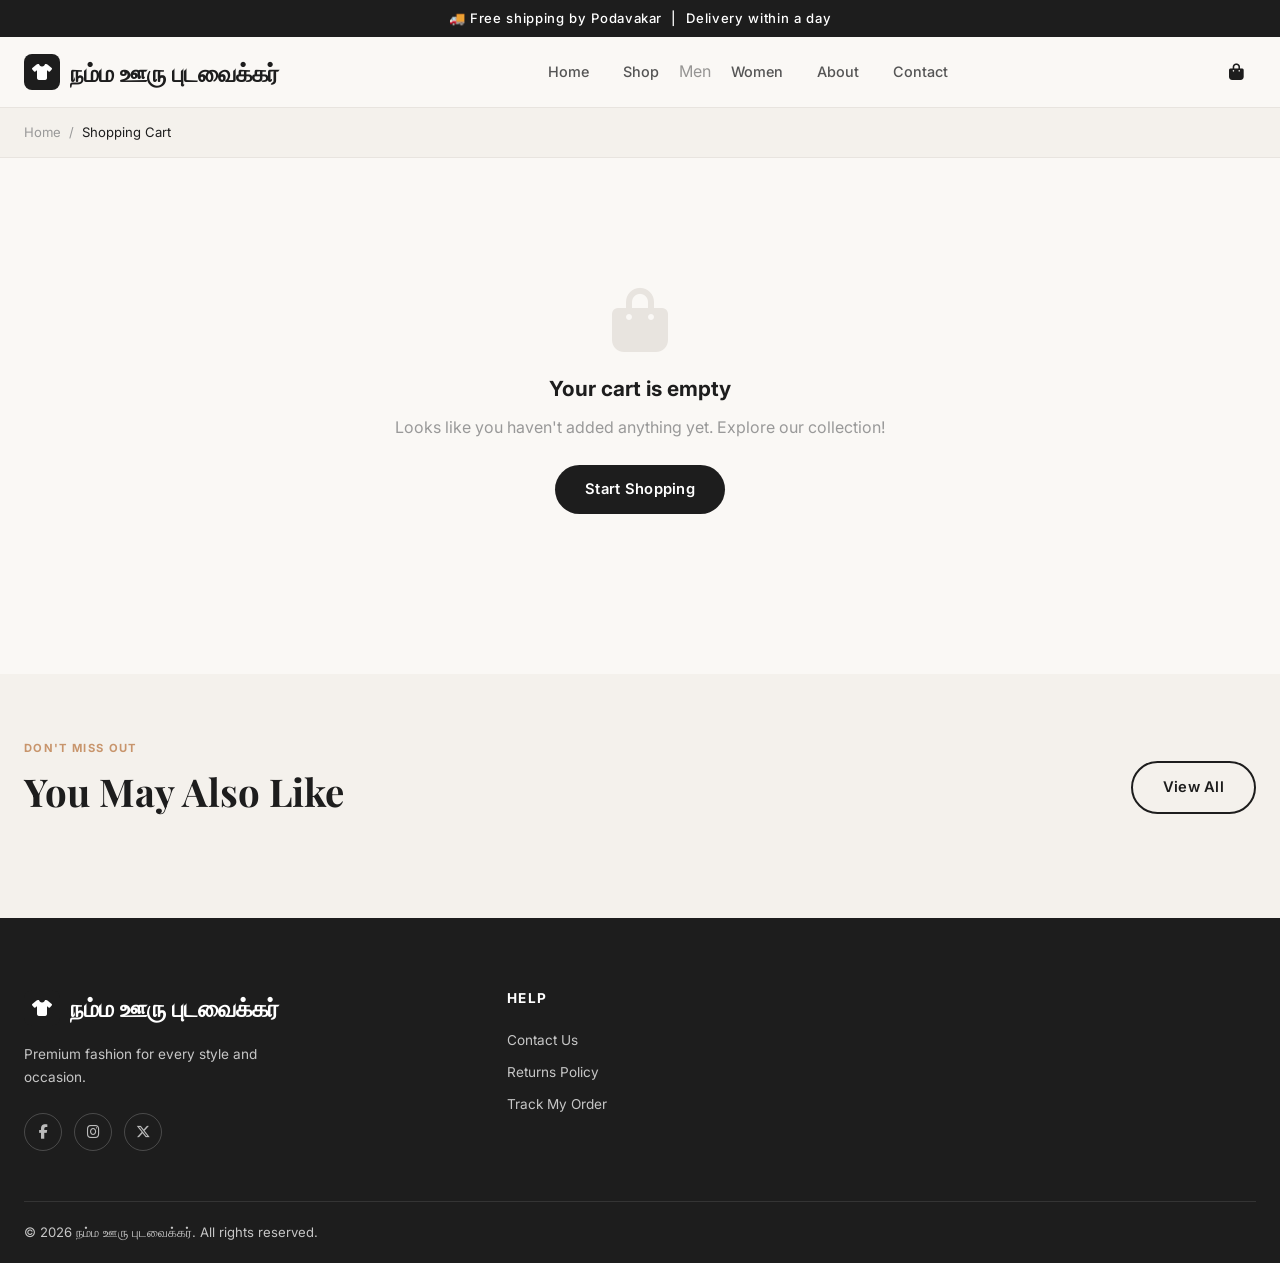
<file: cart.html>
<!DOCTYPE html>
<html lang="en">
<head>
  <meta charset="UTF-8">
  <meta name="viewport" content="width=device-width, initial-scale=1.0">
  <meta name="description" content="Your shopping cart at நம்ம ஊரு புடவைக்கர்.">
  <title>Cart — நம்ம ஊரு புடவைக்கர்</title>
  <link rel="preconnect" href="https://fonts.googleapis.com">
  <link rel="preconnect" href="https://fonts.gstatic.com" crossorigin>
  <link href="https://fonts.googleapis.com/css2?family=Inter:wght@400;500;600;700;800&family=Playfair+Display:wght@400;700;800&display=swap" rel="stylesheet">
  <link rel="stylesheet" href="https://cdnjs.cloudflare.com/ajax/libs/font-awesome/6.5.0/css/all.min.css">
  <link rel="stylesheet" href="css/style.css">
</head>
<body>

<div class="announcement-bar">🚚 Free shipping by Podavakar &nbsp;|&nbsp; Delivery within a day</div>

<header class="site-header" id="siteHeader">
  <div class="container">
    <div class="header-inner">
      <a href="index.html" class="logo"><div class="logo-icon"><i class="fa-solid fa-shirt"></i></div>நம்ம ஊரு புடவைக்கர்</a>
      <nav class="main-nav" id="mainNav">
        <a href="index.html">Home</a>
        <a href="shop.html">Shop</a>
        <span style="pointer-events:none;opacity:0.45;cursor:default;">Men</span>
        <a href="shop.html?cat=women">Women</a>
        <a href="about.html">About</a>
        <a href="contact.html">Contact</a>
      </nav>
      <div class="header-actions">
        <a href="cart.html" class="icon-btn" style="position:relative;">
          <i class="fa-solid fa-bag-shopping"></i>
          <span class="cart-badge" style="display:none;">0</span>
        </a>
        <div class="menu-toggle" id="menuToggle"><span></span><span></span><span></span></div>
      </div>
    </div>
  </div>
</header>

<div style="background:var(--bg-section);padding:14px 0;border-bottom:1px solid var(--border);">
  <div class="container">
    <nav style="display:flex;gap:8px;font-size:.82rem;color:var(--text-muted);">
      <a href="index.html" style="color:var(--text-muted);">Home</a><span>/</span><span style="color:var(--text-dark);">Shopping Cart</span>
    </nav>
  </div>
</div>

<!-- Cart Section -->
<section class="cart-section">
  <div class="container">
    <!-- Empty State -->
    <div id="cartEmpty" class="cart-empty" style="display:none;">
      <i class="fa-solid fa-bag-shopping"></i>
      <h3>Your cart is empty</h3>
      <p>Looks like you haven't added anything yet. Explore our collection!</p>
      <a href="shop.html" class="btn btn-primary">Start Shopping</a>
    </div>

    <!-- Cart Content -->
    <div id="cartContent" style="display:none;">
      <div class="cart-layout">

        <!-- Items -->
        <div class="cart-items-col">
          <div class="cart-header">
            <h2>Shopping Cart <span id="cartItemCount" style="color:var(--text-muted);font-size:1rem;font-weight:400;"></span></h2>
            <button onclick="Cart.clear(); renderCartPage();" style="background:none;border:none;cursor:pointer;font-size:.85rem;color:var(--secondary);font-weight:600;"><i class="fa-solid fa-trash"></i> Clear Cart</button>
          </div>
          <div id="cartItemsList"></div>
        </div>

        <!-- Summary -->
        <div class="cart-summary">
          <h3>Order Summary</h3>
          <div class="summary-row"><span>Subtotal</span><span id="summarySubtotal">₹0</span></div>
          <div class="summary-row"><span>Shipping</span><span id="summaryShipping">₹0</span></div>
          <div class="summary-row"><span>GST (18%)</span><span id="summaryTax">₹0</span></div>
          <div class="summary-row total"><span>Total</span><span id="summaryTotal">₹0</span></div>

          <div class="coupon-field">
            <input type="text" id="couponInput" placeholder="Coupon code" autocomplete="off">
            <button class="btn btn-outline btn-sm" onclick="applyCoupon()">Apply</button>
          </div>
          <div id="couponMsg" style="font-size:.8rem;margin-top:-10px;margin-bottom:12px;"></div>

          <a href="checkout.html" class="btn btn-primary btn-block btn-lg" style="margin-top:10px;">
            Proceed to Checkout <i class="fa-solid fa-arrow-right"></i>
          </a>
          <a href="shop.html" class="btn btn-outline btn-block" style="margin-top:10px;">
            <i class="fa-solid fa-arrow-left"></i> Continue Shopping
          </a>

          <div style="margin-top:24px;padding-top:20px;border-top:1px solid var(--border);">
            <div style="font-size:.78rem;color:var(--text-muted);text-align:center;margin-bottom:12px;">We accept</div>
            <div style="display:flex;gap:8px;justify-content:center;flex-wrap:wrap;">
              <span class="payment-icon" style="background:var(--bg-section);color:var(--text-dark);font-size:.7rem;">VISA</span>
              <span class="payment-icon" style="background:var(--bg-section);color:var(--text-dark);font-size:.7rem;">MC</span>
              <span class="payment-icon" style="background:var(--bg-section);color:var(--text-dark);font-size:.7rem;">AMEX</span>
              <span class="payment-icon" style="background:var(--bg-section);color:var(--text-dark);font-size:.7rem;">PayPal</span>
              <span class="payment-icon" style="background:var(--bg-section);color:var(--text-dark);font-size:.7rem;">Apple Pay</span>
            </div>
          </div>

          <div style="margin-top:20px;display:flex;align-items:center;gap:8px;font-size:.78rem;color:var(--success);justify-content:center;">
            <i class="fa-solid fa-lock"></i> Secure SSL encrypted checkout
          </div>
        </div>
      </div>
    </div>
  </div>
</section>

<!-- You May Also Like -->
<section class="products-section" style="background:var(--bg-section);padding:60px 0;">
  <div class="container">
    <div class="section-header">
      <div>
        <span class="tag">Don't Miss Out</span>
        <h2 class="section-title">You May Also Like</h2>
      </div>
      <a href="shop.html" class="btn btn-outline">View All</a>
    </div>
    <div class="products-grid" id="suggestedGrid"></div>
  </div>
</section>

<footer class="site-footer">
  <div class="container">
    <div class="footer-grid">
      <div class="footer-brand">
        <a href="index.html" class="logo"><div class="logo-icon"><i class="fa-solid fa-shirt"></i></div>நம்ம ஊரு புடவைக்கர்</a>
        <p class="footer-desc">Premium fashion for every style and occasion.</p>
        <div class="footer-social">
          <a class="social-btn" href="#"><i class="fa-brands fa-facebook-f"></i></a>
          <a class="social-btn" href="#"><i class="fa-brands fa-instagram"></i></a>
          <a class="social-btn" href="#"><i class="fa-brands fa-x-twitter"></i></a>
        </div>
      </div>
      <div class="footer-col"><h4>Help</h4>
        <div class="footer-links">
          <a href="contact.html">Contact Us</a>
          <a href="#">Returns Policy</a>
          <a href="#">Track My Order</a>
        </div>
      </div>
    </div>
    <div class="footer-bottom"><span>© 2026 நம்ம ஊரு புடவைக்கர். All rights reserved.</span></div>
  </div>
</footer>

<script src="js/config.js"></script>
<script src="js/data.js"></script>
<script src="js/cart.js"></script>
<script>
  const VALID_COUPONS = { STYLE15: 15, SAVE10: 10, WELCOME20: 20 };
  let appliedDiscount = 0;

  function renderCartPage() {
    const items = Cart.getAll();
    const empty = document.getElementById("cartEmpty");
    const content = document.getElementById("cartContent");

    if (items.length === 0) {
      empty.style.display = "block";
      content.style.display = "none";
      return;
    }
    empty.style.display = "none";
    content.style.display = "block";

    document.getElementById("cartItemCount").textContent = `(${Cart.getCount()} item${Cart.getCount() !== 1 ? "s" : ""})`;

    document.getElementById("cartItemsList").innerHTML = items.map(item => `
      <div class="cart-item" id="item-${item.key.replace(/[^a-z0-9]/gi,'_')}">
        <div class="cart-item-img">
          <a href="product.html?id=${item.id}">
            <img src="${item.image}" alt="${item.name}" loading="lazy">
          </a>
        </div>
        <div class="cart-item-info">
          <div class="cart-item-name"><a href="product.html?id=${item.id}">${item.name}</a></div>
          <div class="cart-item-meta">Size: ${item.size} &nbsp;·&nbsp; Category: ${item.category}</div>
          <div class="cart-item-price">${formatPrice(item.price)}</div>
          <div style="display:flex;align-items:center;gap:14px;margin-top:10px;">
            <div class="quantity-control">
              <button class="qty-btn" onclick="changeQty('${item.key}', ${item.qty - 1})">−</button>
              <input class="qty-input" type="number" value="${item.qty}" min="1" max="10"
                onchange="changeQty('${item.key}', parseInt(this.value))" style="width:50px;border-bottom:none;border-top:none;">
              <button class="qty-btn" onclick="changeQty('${item.key}', ${item.qty + 1})">+</button>
            </div>
            <button class="remove-btn" onclick="Cart.remove('${item.key}'); renderCartPage();">
              <i class="fa-solid fa-trash-can"></i> Remove
            </button>
          </div>
        </div>
        <div class="cart-item-right">
          <div class="cart-item-total">${formatPrice(item.price * item.qty)}</div>
        </div>
      </div>
    `).join("");

    updateSummary();
    renderSuggested();
  }

  function changeQty(key, qty) {
    Cart.updateQty(key, qty);
    renderCartPage();
  }

  function updateSummary() {
    const sub = Cart.getSubtotal();
    const disc = sub * (appliedDiscount / 100);
    const discSub = sub - disc;
    const ship = Cart.getShipping(discSub);
    const tax = Cart.getTax(discSub);
    const total = discSub + ship + tax;

    document.getElementById("summarySubtotal").textContent = formatPrice(sub);
    document.getElementById("summaryShipping").textContent = ship === 0 ? "FREE" : formatPrice(ship);
    document.getElementById("summaryTax").textContent = formatPrice(tax);
    document.getElementById("summaryTotal").textContent = formatPrice(total);
  }

  function applyCoupon() {
    const code = document.getElementById("couponInput").value.trim().toUpperCase();
    const msg = document.getElementById("couponMsg");
    if (VALID_COUPONS[code]) {
      appliedDiscount = VALID_COUPONS[code];
      msg.style.color = "var(--success)";
      msg.textContent = `✓ Coupon applied! ${appliedDiscount}% off`;
      updateSummary();
    } else {
      msg.style.color = "var(--danger)";
      msg.textContent = "✗ Invalid coupon code";
    }
  }

  function renderSuggested() {
    const suggested = PRODUCTS.sort(() => Math.random() - 0.5).slice(0, 4);
    document.getElementById("suggestedGrid").innerHTML = suggested.map(p => renderProductCard(p)).join("");
  }

  document.addEventListener("DOMContentLoaded", () => {
    renderCartPage();
    // Listen to cart changes
    const origSave = Cart.updateBadge;
    Cart.updateBadge = function() {
      origSave.call(this);
      updateSummary();
    };
  });
</script>
</body>
</html>
</file>
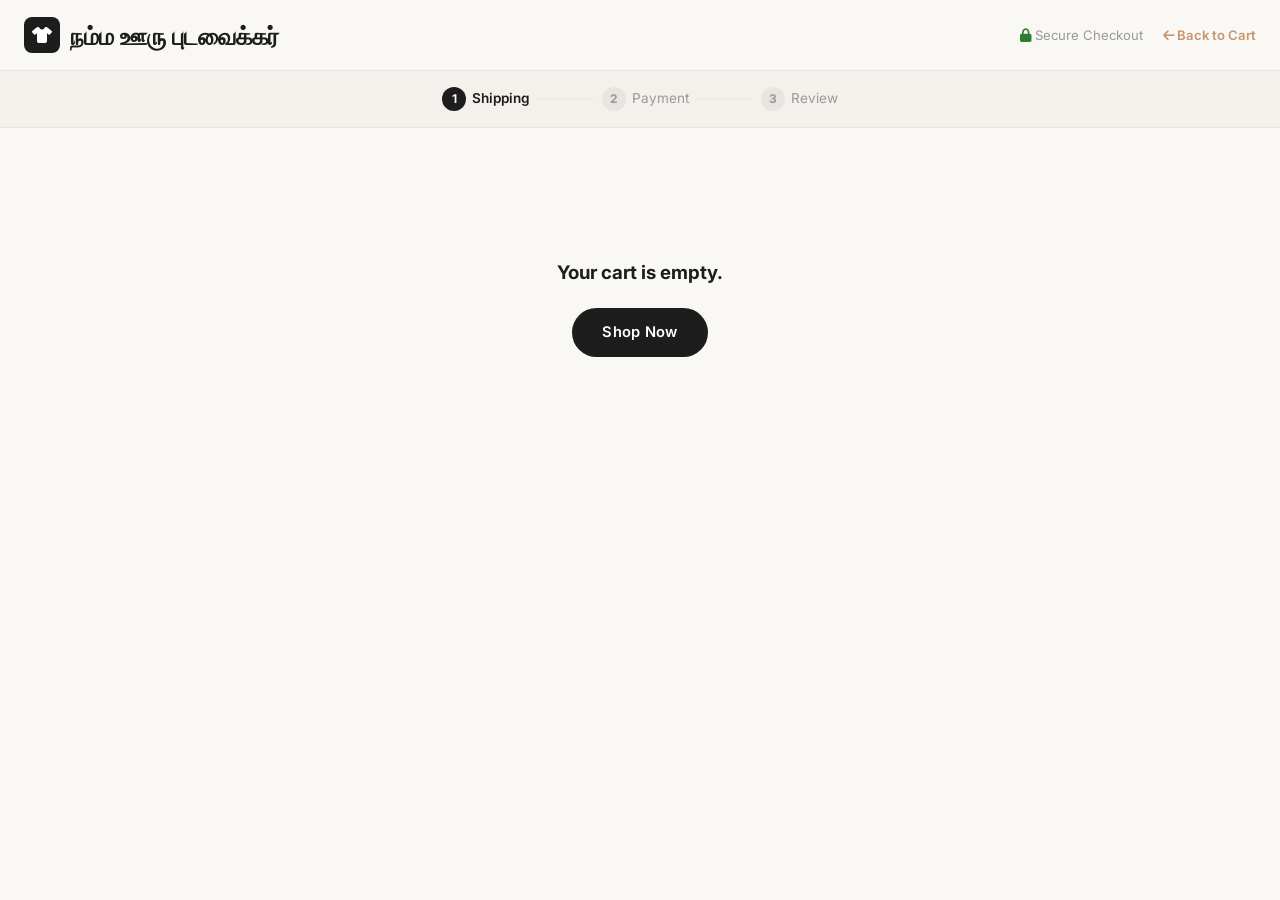
<file: checkout.html>
<!DOCTYPE html>
<html lang="en">
<head>
  <meta charset="UTF-8">
  <meta name="viewport" content="width=device-width, initial-scale=1.0">
  <meta name="description" content="Secure checkout at நம்ம ஊரு புடவைக்கர்.">
  <title>Checkout — நம்ம ஊரு புடவைக்கர்</title>
  <link rel="preconnect" href="https://fonts.googleapis.com">
  <link rel="preconnect" href="https://fonts.gstatic.com" crossorigin>
  <link href="https://fonts.googleapis.com/css2?family=Inter:wght@400;500;600;700;800&family=Playfair+Display:wght@400;700;800&display=swap" rel="stylesheet">
  <link rel="stylesheet" href="https://cdnjs.cloudflare.com/ajax/libs/font-awesome/6.5.0/css/all.min.css">
  <link rel="stylesheet" href="css/style.css">
</head>
<body>

<header class="site-header" id="siteHeader" style="position:static;border-bottom:1px solid var(--border);">
  <div class="container">
    <div class="header-inner">
      <a href="index.html" class="logo"><div class="logo-icon"><i class="fa-solid fa-shirt"></i></div>நம்ம ஊரு புடவைக்கர்</a>
      <div style="display:flex;align-items:center;gap:20px;font-size:.82rem;color:var(--text-muted);">
        <span><i class="fa-solid fa-lock" style="color:var(--success);"></i> Secure Checkout</span>
        <a href="cart.html" style="color:var(--secondary);font-weight:600;"><i class="fa-solid fa-arrow-left"></i> Back to Cart</a>
      </div>
    </div>
  </div>
</header>

<!-- Checkout Steps -->
<div style="background:var(--bg-section);padding:16px 0;border-bottom:1px solid var(--border);">
  <div class="container">
    <div style="display:flex;align-items:center;justify-content:center;gap:8px;font-size:.85rem;">
      <span style="display:flex;align-items:center;gap:6px;font-weight:600;color:var(--primary);" id="step1Indicator">
        <span style="width:24px;height:24px;background:var(--primary);color:white;border-radius:50%;display:flex;align-items:center;justify-content:center;font-size:.75rem;font-weight:700;">1</span>
        Shipping
      </span>
      <span style="color:var(--border);">————</span>
      <span style="display:flex;align-items:center;gap:6px;color:var(--text-muted);" id="step2Indicator">
        <span style="width:24px;height:24px;background:var(--border);color:var(--text-muted);border-radius:50%;display:flex;align-items:center;justify-content:center;font-size:.75rem;font-weight:700;" id="step2Circle">2</span>
        Payment
      </span>
      <span style="color:var(--border);">————</span>
      <span style="display:flex;align-items:center;gap:6px;color:var(--text-muted);" id="step3Indicator">
        <span style="width:24px;height:24px;background:var(--border);color:var(--text-muted);border-radius:50%;display:flex;align-items:center;justify-content:center;font-size:.75rem;font-weight:700;" id="step3Circle">3</span>
        Review
      </span>
    </div>
  </div>
</div>

<!-- Checkout Body -->
<section class="checkout-section">
  <div class="container">

    <!-- Success Page (hidden) -->
    <div id="successPage" style="display:none;" class="success-page">
      <div class="success-icon"><i class="fa-solid fa-circle-check"></i></div>
      <h2 style="font-family:var(--font-heading);font-size:2rem;font-weight:700;margin-bottom:12px;">Order Confirmed!</h2>
      <p style="color:var(--text-muted);max-width:480px;margin:0 auto 8px;">Thank you for your purchase! Your order <strong id="orderNumber">#SH-00001</strong> has been placed successfully.</p>
      <p style="color:var(--text-muted);margin-bottom:32px;">A confirmation email will be sent to your inbox shortly.</p>
      <div style="display:flex;gap:14px;justify-content:center;flex-wrap:wrap;">
        <a href="shop.html" class="btn btn-primary btn-lg">Continue Shopping</a>
        <a href="index.html" class="btn btn-outline btn-lg">Back to Home</a>
      </div>
    </div>

    <!-- Checkout Form -->
    <div id="checkoutForm">
      <div class="checkout-layout">

        <!-- Form -->
        <div class="checkout-form">
          <!-- Step 1: Shipping -->
          <div id="shippingStep">
            <h2><i class="fa-solid fa-truck" style="color:var(--secondary);margin-right:8px;"></i>Shipping Information</h2>
            <div class="form-grid">
              <div class="form-group">
                <label>First Name *</label>
                <input type="text" id="firstName" placeholder="John" required autocomplete="given-name">
              </div>
              <div class="form-group">
                <label>Last Name *</label>
                <input type="text" id="lastName" placeholder="Doe" required autocomplete="family-name">
              </div>
              <div class="form-group full">
                <label>Email Address <span style="font-size:.75rem;color:var(--text-muted);">(optional)</span></label>
                <input type="email" id="email" placeholder="you@example.com" autocomplete="email">
              </div>
              <div class="form-group full">
                <label>Phone Number *</label>
                <div style="display:flex;align-items:stretch;">
                  <span style="display:flex;align-items:center;padding:0 14px;background:var(--bg-section);border:1.5px solid var(--border);border-right:none;border-radius:var(--radius) 0 0 var(--radius);font-weight:700;font-size:.9rem;white-space:nowrap;">+91</span>
                  <input type="tel" id="phone" placeholder="10-digit mobile number" maxlength="10" pattern="[0-9]{10}" style="border-radius:0 var(--radius) var(--radius) 0;flex:1;" autocomplete="tel-national">
                </div>
              </div>
              <div class="form-group full">
                <label>Street Address *</label>
                <input type="text" id="address" placeholder="123 Main Street, Apt 4B" required autocomplete="street-address">
              </div>
              <div class="form-group">
                <label>City *</label>
                <input type="text" id="city" value="Chennai" readonly style="background:var(--bg-section);cursor:not-allowed;" autocomplete="address-level2">
              </div>
              <div class="form-group">
                <label>State *</label>
                <input type="text" id="state" value="Tamil Nadu" readonly style="background:var(--bg-section);cursor:not-allowed;" autocomplete="address-level1">
              </div>
              <div class="form-group">
                <label>Postal Code * <span style="font-size:.75rem;color:var(--text-muted);">(600060–600100)</span></label>
                <input type="text" id="zip" placeholder="e.g. 600075" maxlength="6" pattern="[0-9]{6}" required autocomplete="postal-code">
              </div>
              <div class="form-group">
                <label>Country *</label>
                <select id="country" required autocomplete="country">
                  <option value="IN" selected>India</option>
                </select>
              </div>
            </div>

            <div class="step-title">Shipping Method</div>
            <div style="display:flex;flex-direction:column;gap:10px;margin-bottom:28px;">
              <label style="display:flex;align-items:center;gap:14px;padding:14px 18px;border:2px solid var(--primary);border-radius:12px;cursor:pointer;background:var(--bg-section);">
                <input type="radio" name="shipping" value="standard" checked style="accent-color:var(--primary);">
                <div style="flex:1;">
                  <div style="font-size:.88rem;font-weight:700;">Standard Shipping (3–5 business days)</div>
                  <div style="font-size:.78rem;color:var(--text-muted);">Flat rate delivery</div>
                </div>
                <span id="shippingCostLabel" style="font-weight:700;">₹150</span>
              </label>
            </div>

            <button class="btn btn-primary btn-block btn-lg" onclick="goToPayment()">
              Continue to Payment <i class="fa-solid fa-arrow-right"></i>
            </button>
          </div>

          <!-- Step 2: Payment (hidden) -->
          <div id="paymentStep" style="display:none;">
            <h2><i class="fa-brands fa-google-pay" style="color:var(--secondary);margin-right:8px;font-size:1.6rem;vertical-align:middle;"></i>Payment</h2>

            <div style="border:2px solid var(--primary);border-radius:14px;padding:24px;margin-bottom:24px;background:var(--bg-section);">
              <!-- GPay header -->
              <div style="display:flex;align-items:center;gap:14px;margin-bottom:20px;">
                <div style="width:48px;height:48px;background:#fff;border-radius:50%;display:flex;align-items:center;justify-content:center;box-shadow:0 2px 8px rgba(0,0,0,.12);">
                  <i class="fa-brands fa-google-pay" style="font-size:1.5rem;color:#1a73e8;"></i>
                </div>
                <div>
                  <div style="font-weight:700;font-size:1rem;">Google Pay (UPI)</div>
                  <div style="font-size:.78rem;color:var(--text-muted);">Scan QR code or copy UPI ID to pay</div>
                </div>
                <span style="margin-left:auto;background:#e8f5e9;color:var(--success);font-size:.75rem;font-weight:700;padding:4px 10px;border-radius:20px;">SECURE</span>
              </div>

              <!-- UPI ID -->
              <div style="background:#fff;border:1.5px solid var(--border);border-radius:10px;padding:16px 18px;margin-bottom:20px;">
                <div style="font-size:.75rem;font-weight:700;text-transform:uppercase;letter-spacing:.06em;color:var(--text-muted);margin-bottom:6px;">UPI ID</div>
                <div style="display:flex;align-items:center;gap:10px;">
                  <span style="font-size:1.05rem;font-weight:700;flex:1;letter-spacing:.01em;">sampathkarur58-1@okicici</span>
                  <button onclick="navigator.clipboard.writeText('sampathkarur58-1@okicici').then(()=>showToast('UPI ID copied!','success'))" style="background:var(--primary);color:#fff;border:none;border-radius:8px;padding:6px 12px;font-size:.78rem;font-weight:700;cursor:pointer;">Copy</button>
                </div>
              </div>

              <!-- QR Code -->
              <div style="text-align:center;padding:12px 0;">
                <img id="paymentQR" src="https://api.qrserver.com/v1/create-qr-code/?size=200x200&data=upi%3A%2F%2Fpay%3Fpa%3Dsampathkarur58-1%40okicici%26pn%3DNamma+Ooru+Podavakar%26cu%3DINR"
                     alt="Google Pay QR Code"
                     style="width:200px;height:200px;border-radius:12px;border:2px solid var(--border);">
                <p style="font-size:.78rem;color:var(--text-muted);margin-top:8px;">Open Google Pay → Scan this QR code → Enter amount → Pay</p>
              </div>

              <!-- Instructions -->
              <div style="background:#fff8e1;border-left:4px solid #f4a02a;border-radius:0 8px 8px 0;padding:12px 16px;font-size:.82rem;line-height:1.6;">
                <strong>How to pay:</strong><br>
                1. Open Google Pay app on your phone<br>
                2. Tap <em>"Scan any QR code"</em> and scan the code above — the amount is pre-filled automatically<br>
                3. Verify the amount and tap <strong>Pay</strong>
              </div>
            </div>

            <div style="display:flex;gap:12px;">
              <button class="btn btn-outline" onclick="goToShipping()"><i class="fa-solid fa-arrow-left"></i> Back</button>
              <button class="btn btn-primary" style="flex:1;" onclick="goToReview()">Review Order <i class="fa-solid fa-arrow-right"></i></button>
            </div>
          </div>

          <!-- Step 3: Review (hidden) -->
          <div id="reviewStep" style="display:none;">
            <h2><i class="fa-solid fa-clipboard-check" style="color:var(--secondary);margin-right:8px;"></i>Review Your Order</h2>
            <div id="reviewDetails" style="background:var(--bg-section);border-radius:var(--radius-md);padding:24px;margin-bottom:24px;"></div>
            <div style="background:var(--bg-section);border-radius:var(--radius-md);padding:24px;margin-bottom:24px;">
              <div style="font-size:.82rem;font-weight:700;text-transform:uppercase;letter-spacing:.08em;margin-bottom:14px;">Order Items</div>
              <div id="reviewItems"></div>
            </div>
            <div style="background:#e8f5e9;border-radius:var(--radius-md);padding:16px 20px;margin-bottom:24px;display:flex;align-items:center;gap:10px;font-size:.85rem;">
              <i class="fa-solid fa-shield-halved" style="color:var(--success);font-size:1.1rem;"></i>
              <span>By placing your order you agree to our <a href="#" style="color:var(--secondary);">Terms of Service</a> and <a href="#" style="color:var(--secondary);">Privacy Policy</a>.</span>
            </div>
            <div style="display:flex;gap:12px;">
              <button class="btn btn-outline" onclick="goToPayment()"><i class="fa-solid fa-arrow-left"></i> Back</button>
              <button class="btn btn-secondary btn-lg" style="flex:1;" onclick="placeOrder()">
                <i class="fa-solid fa-lock"></i> Place Order · <span id="finalTotal">₹0</span>
              </button>
            </div>
          </div>
        </div>

        <!-- Order Summary Panel -->
        <div class="order-summary-panel">
          <h3>Order Summary</h3>
          <div id="checkoutItems"></div>
          <div style="margin-top:16px;">
            <div class="summary-row"><span>Subtotal</span><span id="panelSubtotal">₹0</span></div>
            <div class="summary-row"><span>Shipping</span><span id="panelShipping">₹0</span></div>
            <div class="summary-row"><span>GST (18%)</span><span id="panelTax">₹0</span></div>
            <div class="summary-row" style="color:var(--success);"><span>Discount</span><span id="panelDiscount">−₹0</span></div>
            <div class="summary-row total"><span>Total</span><span id="panelTotal">₹0</span></div>
          </div>
          <div class="secure-badges" style="margin-top:20px;">
            <div class="secure-badge"><i class="fa-solid fa-lock"></i> SSL Secure</div>
            <div class="secure-badge"><i class="fa-solid fa-rotate-left"></i> 30-Day Returns</div>
            <div class="secure-badge"><i class="fa-solid fa-truck-fast"></i> Fast Delivery</div>
          </div>
        </div>

      </div>
    </div>

  </div>
</section>

<script src="js/config.js"></script>
<script src="js/data.js"></script>
<script src="js/cart.js"></script>
<script>
// ============================================================
//  Formspree — Order Email Setup (one-time, free, 2 minutes)
//  1. Go to https://formspree.io/ and sign up with
//     sampathkarur58@gmail.com
//  2. Click "+ New Form" → give it any name → Create
//  3. Copy the endpoint URL shown (looks like
//     https://formspree.io/f/abcdefgh)
//  4. Paste it below as FORMSPREE_ENDPOINT
//  5. In the form’s Settings → Notifications, add
//     karthiktec92@gmail.com as a CC recipient
// ============================================================
const FORMSPREE_ENDPOINT = "https://formspree.io/f/xwvrjebn"; // ← replace
  function renderCheckoutSummary() {
    const items = Cart.getAll();
    const sub = Cart.getSubtotal();
    const ship = Cart.getShipping(sub);
    const tax = Cart.getTax(sub);
    const discount = tax;
    const total = sub + ship + tax - discount;

    document.getElementById("checkoutItems").innerHTML = items.map(i => `
      <div class="order-item">
        <img src="${i.image}" alt="${i.name}" class="order-item-img">
        <div style="flex:1;">
          <div class="order-item-name">${i.name}</div>
          <div class="order-item-meta">Size: ${i.size} · Qty: ${i.qty}</div>
        </div>
        <div class="order-item-price">${formatPrice(i.price * i.qty)}</div>
      </div>
    `).join("");

    document.getElementById("panelSubtotal").textContent = formatPrice(sub);
    document.getElementById("panelShipping").textContent = ship === 0 ? "FREE" : formatPrice(ship);
    document.getElementById("panelTax").textContent = formatPrice(tax);
    document.getElementById("panelDiscount").textContent = "−" + formatPrice(discount);
    document.getElementById("panelTotal").textContent = formatPrice(total);
    if (document.getElementById("finalTotal")) document.getElementById("finalTotal").textContent = formatPrice(total);
    if (document.getElementById("shippingCostLabel")) document.getElementById("shippingCostLabel").textContent = ship === 0 ? "FREE" : formatPrice(ship);    const qrEl = document.getElementById("paymentQR");
    if (qrEl && total > 0) {
      const upiData = `upi://pay?pa=sampathkarur58-1@okicici&pn=Namma+Ooru+Podavakar&am=${total.toFixed(2)}&cu=INR&tn=Order+Payment`;
      qrEl.src = `https://api.qrserver.com/v1/create-qr-code/?size=200x200&data=${encodeURIComponent(upiData)}`;
    }  }

  function selectPayment(el, type) {
    document.querySelectorAll(".payment-method").forEach(m => m.classList.remove("active"));
    el.classList.add("active");
  }

  function formatCard(input) {
    let v = input.value.replace(/\D/g, "").substring(0, 16);
    input.value = v.replace(/(.{4})/g, "$1 ").trim();
  }

  function formatExpiry(input) {
    let v = input.value.replace(/\D/g, "").substring(0, 4);
    if (v.length >= 3) v = v.substring(0, 2) + " / " + v.substring(2);
    input.value = v;
  }

  function setStep(step) {
    ["shippingStep", "paymentStep", "reviewStep"].forEach((id, i) => {
      document.getElementById(id).style.display = i + 1 === step ? "block" : "none";
    });
    [1, 2, 3].forEach(n => {
      const ind = document.getElementById(`step${n}Indicator`);
      const circle = document.getElementById(`step${n}Circle`);
      if (!ind) return;
      if (n < step) {
        ind.style.color = "var(--success)";
        if (circle) { circle.style.background = "var(--success)"; circle.style.color = "white"; circle.innerHTML = '<i class="fa-solid fa-check"></i>'; }
      } else if (n === step) {
        ind.style.color = "var(--primary)";
        if (circle) { circle.style.background = "var(--primary)"; circle.style.color = "white"; }
      } else {
        ind.style.color = "var(--text-muted)";
        if (circle) { circle.style.background = "var(--border)"; circle.style.color = "var(--text-muted)"; circle.textContent = n; }
      }
    });
  }

  function goToPayment() {
    const required = ["firstName", "lastName", "address", "city", "state", "zip"];
    for (const id of required) {
      const el = document.getElementById(id);
      if (!el.value.trim()) {
        el.style.borderColor = "var(--danger)";
        el.focus();
        showToast("Please fill in all required fields.", "error");
        return;
      }
      el.style.borderColor = "";
    }
    // Phone: exactly 10 digits
    const phoneVal = document.getElementById("phone").value.replace(/\D/g, "");
    if (phoneVal.length !== 10) {
      document.getElementById("phone").style.borderColor = "var(--danger)";
      document.getElementById("phone").focus();
      showToast("Please enter a valid 10-digit mobile number.", "error");
      return;
    }
    document.getElementById("phone").style.borderColor = "";
    // Postal code: 600060–600100
    const zipNum = parseInt(document.getElementById("zip").value.trim(), 10);
    if (isNaN(zipNum) || zipNum < 600060 || zipNum > 600100) {
      document.getElementById("zip").style.borderColor = "var(--danger)";
      document.getElementById("zip").focus();
      showToast("Postal code must be between 600060 and 600100.", "error");
      return;
    }
    document.getElementById("zip").style.borderColor = "";
    setStep(2);
    window.scrollTo({ top: 0, behavior: "smooth" });
  }

  function goToShipping() { setStep(1); window.scrollTo({ top: 0, behavior: "smooth" }); }

  function goToReview() {
    const fn = document.getElementById("firstName").value;
    const ln = document.getElementById("lastName").value;
    const addr = document.getElementById("address").value;
    const city = document.getElementById("city").value;
    const state = document.getElementById("state").value;
    const zip = document.getElementById("zip").value;

    document.getElementById("reviewDetails").innerHTML = `
      <div style="display:grid;grid-template-columns:1fr 1fr;gap:20px;">
        <div>
          <div style="font-size:.78rem;font-weight:700;text-transform:uppercase;letter-spacing:.08em;color:var(--secondary);margin-bottom:8px;">Ship To</div>
          <div style="font-size:.9rem;line-height:1.7;">${fn} ${ln}<br>${addr}<br>${city}, ${state} — ${zip}</div>
        </div>
        <div>
          <div style="font-size:.78rem;font-weight:700;text-transform:uppercase;letter-spacing:.08em;color:var(--secondary);margin-bottom:8px;">Payment</div>
          <div style="font-size:.9rem;display:flex;align-items:center;gap:6px;">
            <i class="fa-brands fa-google-pay" style="font-size:1.2rem;color:#1a73e8;"></i> Google Pay (UPI)
          </div>
          <div style="font-size:.75rem;color:var(--text-muted);margin-top:4px;">sampathkarur58-1@okicici</div>
          <div style="font-size:.78rem;font-weight:700;text-transform:uppercase;letter-spacing:.08em;color:var(--secondary);margin-bottom:8px;margin-top:16px;">Shipping</div>
          <div style="font-size:.9rem;">Standard (3–5 business days)</div>
        </div>
      </div>`;

    document.getElementById("reviewItems").innerHTML = Cart.getAll().map(i => `
      <div style="display:flex;align-items:center;gap:12px;padding:10px 0;border-bottom:1px solid var(--border);">
        <img src="${i.image}" style="width:50px;height:60px;border-radius:6px;object-fit:cover;" alt="">
        <div style="flex:1;"><div style="font-size:.88rem;font-weight:600;">${i.name}</div><div style="font-size:.76rem;color:var(--text-muted);">Size: ${i.size} · Qty: ${i.qty}</div></div>
        <span style="font-weight:700;font-size:.9rem;">${formatPrice(i.price * i.qty)}</span>
      </div>
    `).join("");

    renderCheckoutSummary();
    setStep(3);
    window.scrollTo({ top: 0, behavior: "smooth" });
  }

  function placeOrder() {
    const btn = document.querySelector('#reviewStep button.btn-secondary');
    btn.disabled = true;
    btn.innerHTML = '<i class="fa-solid fa-spinner fa-spin"></i> Processing…';

    const orderNum = "#SH-" + String(Math.floor(Math.random() * 90000) + 10000);

    // Collect form data
    const firstName = document.getElementById("firstName").value;
    const lastName  = document.getElementById("lastName").value;
    const email     = document.getElementById("email").value || "(not provided)";
    const phone     = "+91 " + document.getElementById("phone").value;
    const address   = document.getElementById("address").value;
    const city      = document.getElementById("city").value;
    const state     = document.getElementById("state").value;
    const zip       = document.getElementById("zip").value;

    const sub   = Cart.getSubtotal();
    const ship  = Cart.getShipping(sub);
    const tax   = Cart.getTax(sub);
    const total = sub + ship + tax;

    const itemsText = Cart.getAll().map(i =>
      `  - ${i.name} | Size: ${i.size} | Qty: ${i.qty} | ${formatPrice(i.price * i.qty)}`
    ).join("\n");

    const message =
`ORDER DETAILS
=============
Order No : ${orderNum}
Date     : ${new Date().toLocaleString('en-IN')}

CUSTOMER
--------
Name     : ${firstName} ${lastName}
Email    : ${email}
Phone    : ${phone}

SHIPPING ADDRESS
----------------
${address}
${city}, ${state} - ${zip}

ITEMS ORDERED
-------------
${itemsText}

PRICE SUMMARY
-------------
Subtotal : ${formatPrice(sub)}
Shipping : ${ship === 0 ? 'FREE' : formatPrice(ship)}
GST (18%): ${formatPrice(tax)}
TOTAL    : ${formatPrice(total)}

Payment  : Google Pay (UPI) — sampathkarur58-1@okicici`;

    const emailConfigured = FORMSPREE_ENDPOINT !== "YOUR_FORMSPREE_ENDPOINT";

    const finishOrder = () => {
      document.getElementById("orderNumber").textContent = orderNum;
      Cart.clear();
      document.getElementById("checkoutForm").style.display = "none";
      document.getElementById("successPage").style.display = "block";
      window.scrollTo({ top: 0, behavior: "smooth" });
    };

    if (emailConfigured) {
      fetch(FORMSPREE_ENDPOINT, {
        method : "POST",
        headers: { "Content-Type": "application/json", "Accept": "application/json" },
        body   : JSON.stringify({
          _subject  : `நம்ம ஊரு புடவைக்கர் Order ${orderNum}`,
          _replyto  : document.getElementById("email").value || "noreply@nammaooru.in",
          order_no  : orderNum,
          customer  : `${firstName} ${lastName}`,
          phone     : phone,
          email     : email,
          address   : `${address}, ${city}, ${state} - ${zip}`,
          message   : message
        })
      }).then(res => {
        if (res.ok) {
          finishOrder();
        } else {
          return res.json().then(d => { throw new Error(d.error || res.status); });
        }
      }).catch(err => {
        console.error("Formspree error:", err);
        showToast("Order placed! (Email notification failed — check Formspree endpoint.)", "warning", 5000);
        finishOrder();
      });
    } else {
      // Formspree not yet configured — order still completes
      console.warn("Formspree not configured. Replace YOUR_FORMSPREE_ENDPOINT in checkout.html.");
      setTimeout(finishOrder, 2200);
    }
  }

  document.addEventListener("DOMContentLoaded", () => {
    Cart.updateBadge();
    renderCheckoutSummary();
    if (Cart.getAll().length === 0) {
      document.querySelector(".checkout-layout") && (document.querySelector(".checkout-layout").innerHTML =
        `<div style="text-align:center;padding:80px 0;grid-column:1/-1;"><h3>Your cart is empty.</h3><a href="shop.html" class="btn btn-primary" style="margin-top:20px;">Shop Now</a></div>`);
    }
  });
</script>
</body>
</html>
</file>
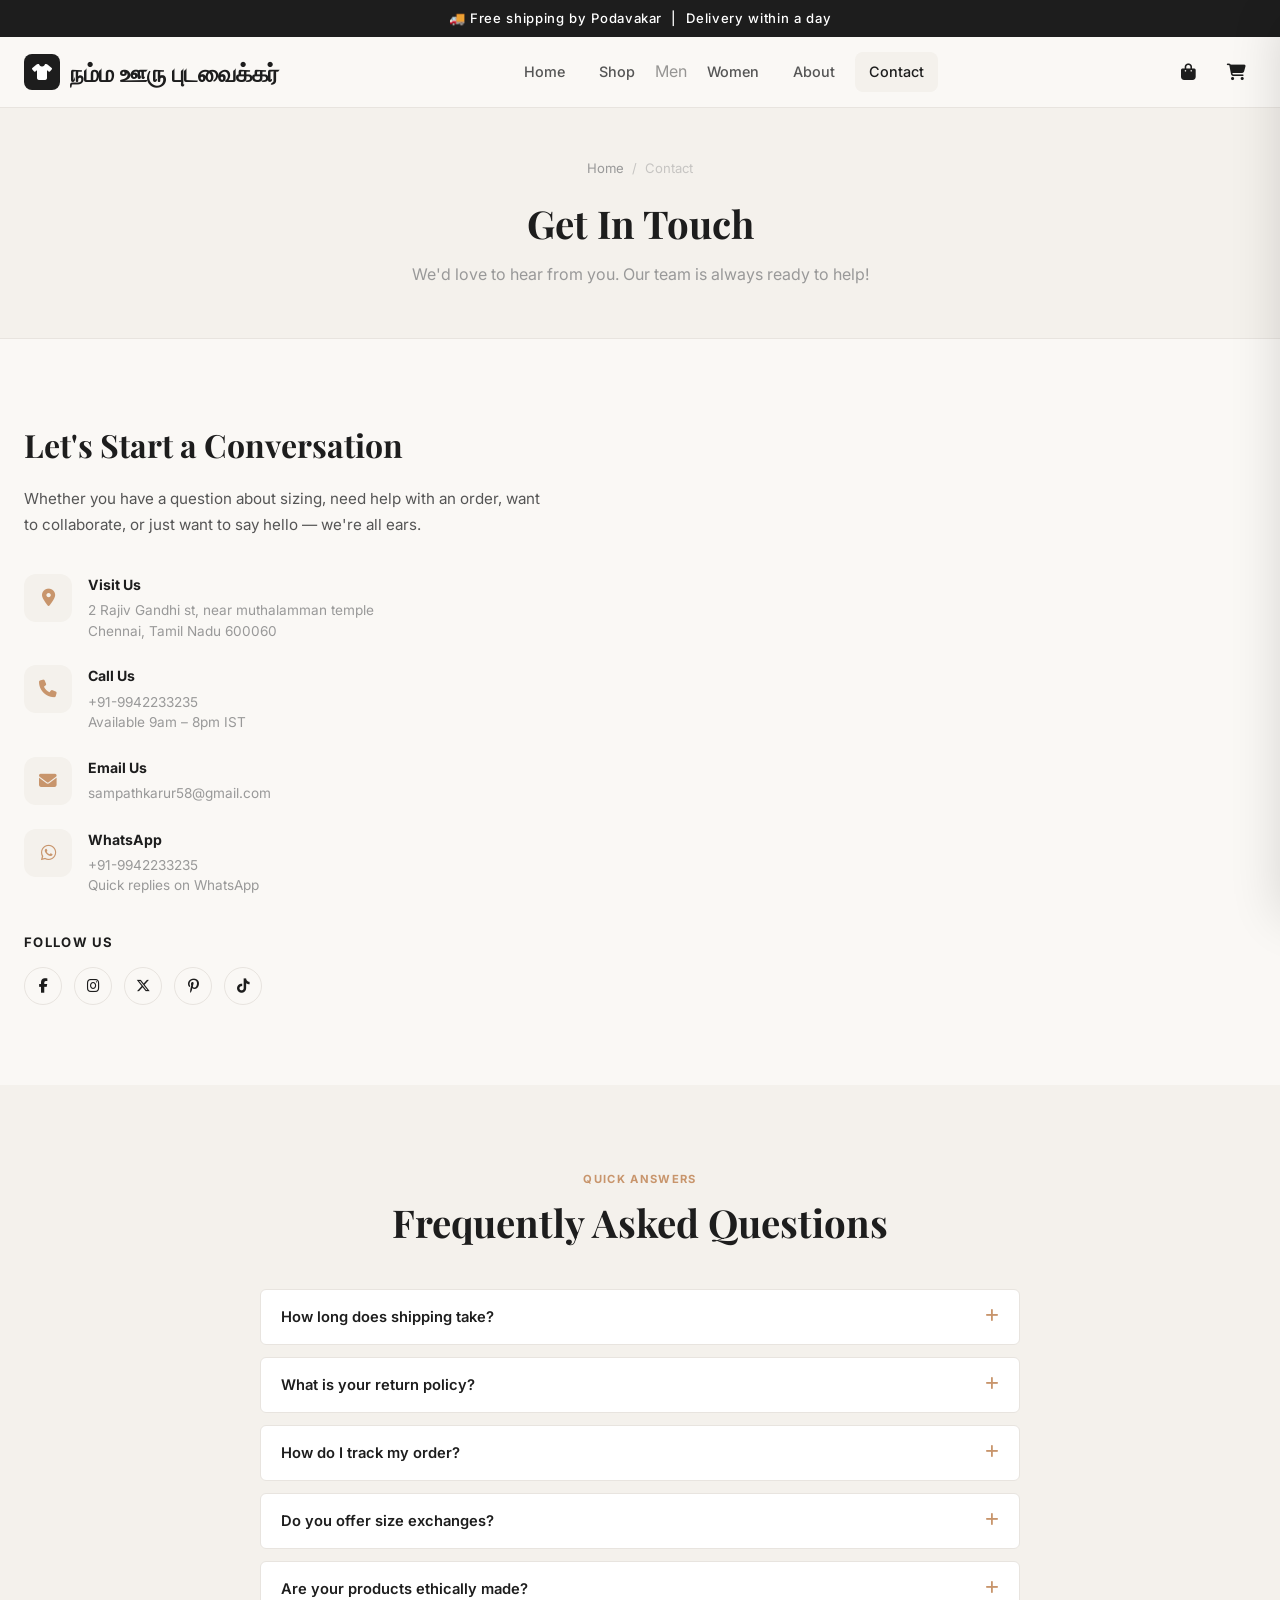
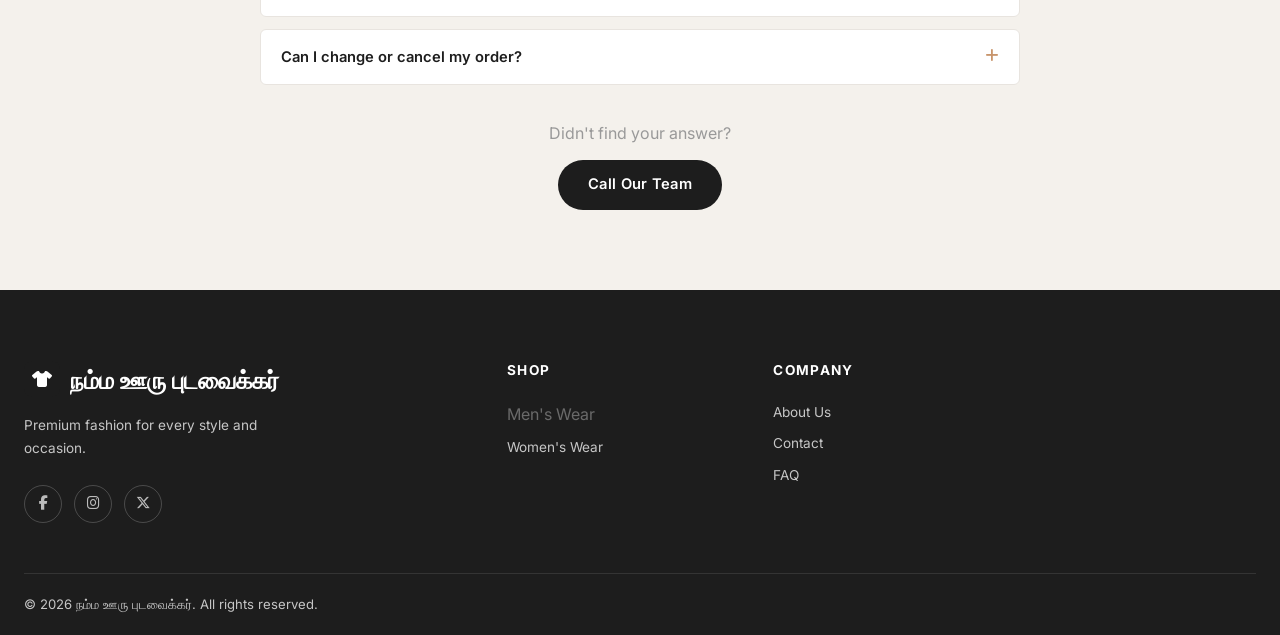
<file: contact.html>
<!DOCTYPE html>
<html lang="en">
<head>
  <meta charset="UTF-8">
  <meta name="viewport" content="width=device-width, initial-scale=1.0">
  <meta name="description" content="Contact நம்ம ஊரு புடவைக்கர் — We're here to help with any questions, returns, or feedback.">
  <title>Contact Us — நம்ம ஊரு புடவைக்கர்</title>
  <link rel="preconnect" href="https://fonts.googleapis.com">
  <link rel="preconnect" href="https://fonts.gstatic.com" crossorigin>
  <link href="https://fonts.googleapis.com/css2?family=Inter:wght@400;500;600;700;800&family=Playfair+Display:wght@400;700;800&display=swap" rel="stylesheet">
  <link rel="stylesheet" href="https://cdnjs.cloudflare.com/ajax/libs/font-awesome/6.5.0/css/all.min.css">
  <link rel="stylesheet" href="css/style.css">
</head>
<body>

<div class="announcement-bar">🚚 Free shipping by Podavakar &nbsp;|&nbsp; Delivery within a day</div>

<header class="site-header" id="siteHeader">
  <div class="container">
    <div class="header-inner">
      <a href="index.html" class="logo"><div class="logo-icon"><i class="fa-solid fa-shirt"></i></div>நம்ம ஊரு புடவைக்கர்</a>
      <nav class="main-nav" id="mainNav">
        <a href="index.html">Home</a>
        <a href="shop.html">Shop</a>
        <span style="pointer-events:none;opacity:0.45;cursor:default;">Men</span>
        <a href="shop.html?cat=women">Women</a>
        <a href="about.html">About</a>
        <a href="contact.html">Contact</a>
      </nav>
      <div class="header-actions">
        <a href="cart.html" class="icon-btn" style="position:relative;">
          <i class="fa-solid fa-bag-shopping"></i>
          <span class="cart-badge" style="display:none;">0</span>
        </a>
        <button class="icon-btn" data-open-cart>
          <i class="fa-solid fa-cart-shopping"></i>
          <span class="cart-badge" style="display:none;">0</span>
        </button>
        <div class="menu-toggle" id="menuToggle"><span></span><span></span><span></span></div>
      </div>
    </div>
  </div>
</header>

<!-- Page Hero -->
<section class="page-hero">
  <div class="container">
    <div class="breadcrumb">
      <a href="index.html">Home</a><span>/</span><span>Contact</span>
    </div>
    <h1>Get In Touch</h1>
    <p style="color:var(--text-muted);margin-top:8px;">We'd love to hear from you. Our team is always ready to help!</p>
  </div>
</section>

<!-- Contact Section -->
<section class="contact-section">
  <div class="container">
    <div class="contact-grid">

      <!-- Info -->
      <div class="contact-info">
        <h2>Let's Start a Conversation</h2>
        <p>Whether you have a question about sizing, need help with an order, want to collaborate, or just want to say hello — we're all ears.</p>
        <div class="contact-items">
          <div class="contact-item">
            <div class="contact-item-icon"><i class="fa-solid fa-location-dot"></i></div>
            <div>
              <h4>Visit Us</h4>
              <p>2 Rajiv Gandhi st, near muthalamman temple<br>Chennai, Tamil Nadu 600060</p>
            </div>
          </div>
          <div class="contact-item">
            <div class="contact-item-icon"><i class="fa-solid fa-phone"></i></div>
            <div>
              <h4>Call Us</h4>
              <p>+91-9942233235<br>Available 9am – 8pm IST</p>
            </div>
          </div>
          <div class="contact-item">
            <div class="contact-item-icon"><i class="fa-solid fa-envelope"></i></div>
            <div>
              <h4>Email Us</h4>
              <p>sampathkarur58@gmail.com</p>
            </div>
          </div>
          <div class="contact-item">
            <div class="contact-item-icon"><i class="fa-brands fa-whatsapp"></i></div>
            <div>
              <h4>WhatsApp</h4>
              <p>+91-9942233235<br>Quick replies on WhatsApp</p>
            </div>
          </div>
        </div>

        <!-- Social -->
        <div style="margin-top:36px;">
          <h4 style="font-size:.82rem;font-weight:700;text-transform:uppercase;letter-spacing:.1em;margin-bottom:14px;">Follow Us</h4>
          <div style="display:flex;gap:12px;">
            <a href="#" class="social-btn" style="border-color:var(--border);color:var(--text-dark);" aria-label="Facebook"><i class="fa-brands fa-facebook-f"></i></a>
            <a href="#" class="social-btn" style="border-color:var(--border);color:var(--text-dark);" aria-label="Instagram"><i class="fa-brands fa-instagram"></i></a>
            <a href="#" class="social-btn" style="border-color:var(--border);color:var(--text-dark);" aria-label="Twitter"><i class="fa-brands fa-x-twitter"></i></a>
            <a href="#" class="social-btn" style="border-color:var(--border);color:var(--text-dark);" aria-label="Pinterest"><i class="fa-brands fa-pinterest-p"></i></a>
            <a href="#" class="social-btn" style="border-color:var(--border);color:var(--text-dark);" aria-label="TikTok"><i class="fa-brands fa-tiktok"></i></a>
          </div>
        </div>
      </div>

    </div>
  </div>
</section>

<!-- FAQ Strip -->
<section style="padding:80px 0;background:var(--bg-section);">
  <div class="container">
    <div class="text-center" style="margin-bottom:44px;">
      <span class="tag">Quick Answers</span>
      <h2 class="section-title">Frequently Asked Questions</h2>
    </div>
    <div style="max-width:760px;margin:0 auto;display:flex;flex-direction:column;gap:12px;" id="faqList">
      <!-- Rendered by JS -->
    </div>
    <div class="text-center" style="margin-top:36px;">
      <p style="color:var(--text-muted);margin-bottom:14px;">Didn't find your answer?</p>
      <a href="tel:+919942233235" class="btn btn-primary">Call Our Team</a>
    </div>
  </div>
</section>

<footer class="site-footer">
  <div class="container">
    <div class="footer-grid">
      <div class="footer-brand">
        <a href="index.html" class="logo"><div class="logo-icon"><i class="fa-solid fa-shirt"></i></div>நம்ம ஊரு புடவைக்கர்</a>
        <p class="footer-desc">Premium fashion for every style and occasion.</p>
        <div class="footer-social">
          <a class="social-btn" href="#"><i class="fa-brands fa-facebook-f"></i></a>
          <a class="social-btn" href="#"><i class="fa-brands fa-instagram"></i></a>
          <a class="social-btn" href="#"><i class="fa-brands fa-x-twitter"></i></a>
        </div>
      </div>
      <div class="footer-col"><h4>Shop</h4>
        <div class="footer-links">
          <span style="pointer-events:none;opacity:0.45;cursor:default;">Men's Wear</span>
          <a href="shop.html?cat=women">Women's Wear</a>
        </div>
      </div>
      <div class="footer-col"><h4>Company</h4>
        <div class="footer-links">
          <a href="about.html">About Us</a>
          <a href="contact.html">Contact</a>
          <a href="#">FAQ</a>
        </div>
      </div>
    </div>
    <div class="footer-bottom"><span>© 2026 நம்ம ஊரு புடவைக்கர். All rights reserved.</span></div>
  </div>
</footer>

<div class="cart-overlay" id="cartOverlay"></div>
<aside class="cart-drawer" id="cartDrawer">
  <div class="drawer-header">
    <h3><i class="fa-solid fa-bag-shopping" style="color:var(--secondary);margin-right:8px;"></i> Your Cart</h3>
    <button class="drawer-close" id="drawerClose"><i class="fa-solid fa-xmark"></i></button>
  </div>
  <div class="drawer-body"></div>
  <div class="drawer-footer">
    <div class="drawer-total"><span>Subtotal</span><span>₹0</span></div>
    <a href="cart.html" class="btn btn-outline btn-block" style="margin-bottom:10px;">View Cart</a>
    <a href="checkout.html" class="btn btn-primary btn-block">Checkout</a>
  </div>
</aside>

<script src="js/config.js"></script>
<script src="js/data.js"></script>
<script src="js/cart.js"></script>
<script>
  // FAQ Accordion
  const FAQS = [
    { q: "How long does shipping take?", a: "Standard shipping takes 3–5 business days. Express shipping (1–2 business days) is also available. International orders may take 7–14 business days." },
    { q: "What is your return policy?", a: "We offer hassle-free 30-day returns on all items. Items must be in original, unworn condition with tags attached. Simply contact us to initiate a return." },
    { q: "How do I track my order?", a: "Once your order is dispatched, you'll receive a tracking number via email. You can use this to track your parcel on our website or the courier's website." },
    { q: "Do you offer size exchanges?", a: "Yes! If you need a different size, contact our support team within 30 days of delivery. We'll arrange an exchange at no extra cost for standard shipping." },
    { q: "Are your products ethically made?", a: "Absolutely. We partner only with manufacturers who pay fair wages, maintain safe working conditions, and adhere to environmental standards." },
    { q: "Can I change or cancel my order?", a: "Orders can be modified or cancelled within 2 hours of placement. After this window, the order may already be processing. Please contact us immediately." }
  ];

  const faqList = document.getElementById("faqList");
  faqList.innerHTML = FAQS.map((faq, i) => `
    <div style="background:var(--white);border:1px solid var(--border);border-radius:var(--radius-sm);overflow:hidden;">
      <button onclick="toggleFaq(${i})" id="faqBtn${i}"
        style="width:100%;display:flex;align-items:center;justify-content:space-between;padding:18px 20px;font-size:.92rem;font-weight:600;text-align:left;background:none;border:none;cursor:pointer;color:var(--text-dark);">
        ${faq.q}
        <i class="fa-solid fa-plus" id="faqIcon${i}" style="color:var(--secondary);transition:transform .25s ease;flex-shrink:0;margin-left:12px;"></i>
      </button>
      <div id="faqAnswer${i}" style="display:none;padding:0 20px 18px;font-size:.88rem;color:var(--text-mid);line-height:1.7;">${faq.a}</div>
    </div>
  `).join("");

  function toggleFaq(i) {
    const ans = document.getElementById(`faqAnswer${i}`);
    const icon = document.getElementById(`faqIcon${i}`);
    const isOpen = ans.style.display === "block";
    // close all
    FAQS.forEach((_, j) => {
      document.getElementById(`faqAnswer${j}`).style.display = "none";
      document.getElementById(`faqIcon${j}`).style.transform = "";
    });
    if (!isOpen) {
      ans.style.display = "block";
      icon.style.transform = "rotate(45deg)";
    }
  }

  // Contact Form
  function submitContact(e) {
    e.preventDefault();
    const required = ["contactFirstName", "contactLastName", "contactEmail", "contactSubject", "contactMessage"];
    for (const id of required) {
      const el = document.getElementById(id);
      if (!el.value.trim()) {
        el.style.borderColor = "var(--danger)";
        el.focus();
        showToast("Please fill in all required fields.", "error");
        return;
      }
      el.style.borderColor = "";
    }
    const btn = document.getElementById("contactSubmit");
    btn.disabled = true;
    btn.innerHTML = '<i class="fa-solid fa-spinner fa-spin"></i> Sending…';
    setTimeout(() => {
      document.getElementById("contactSuccess").style.display = "block";
      document.getElementById("contactForm").reset();
      btn.disabled = false;
      btn.innerHTML = 'Send Message <i class="fa-solid fa-paper-plane"></i>';
      window.scrollTo({ top: document.getElementById("contactForm").offsetTop - 100, behavior: "smooth" });
    }, 1800);
  }
</script>
</body>
</html>
</file>
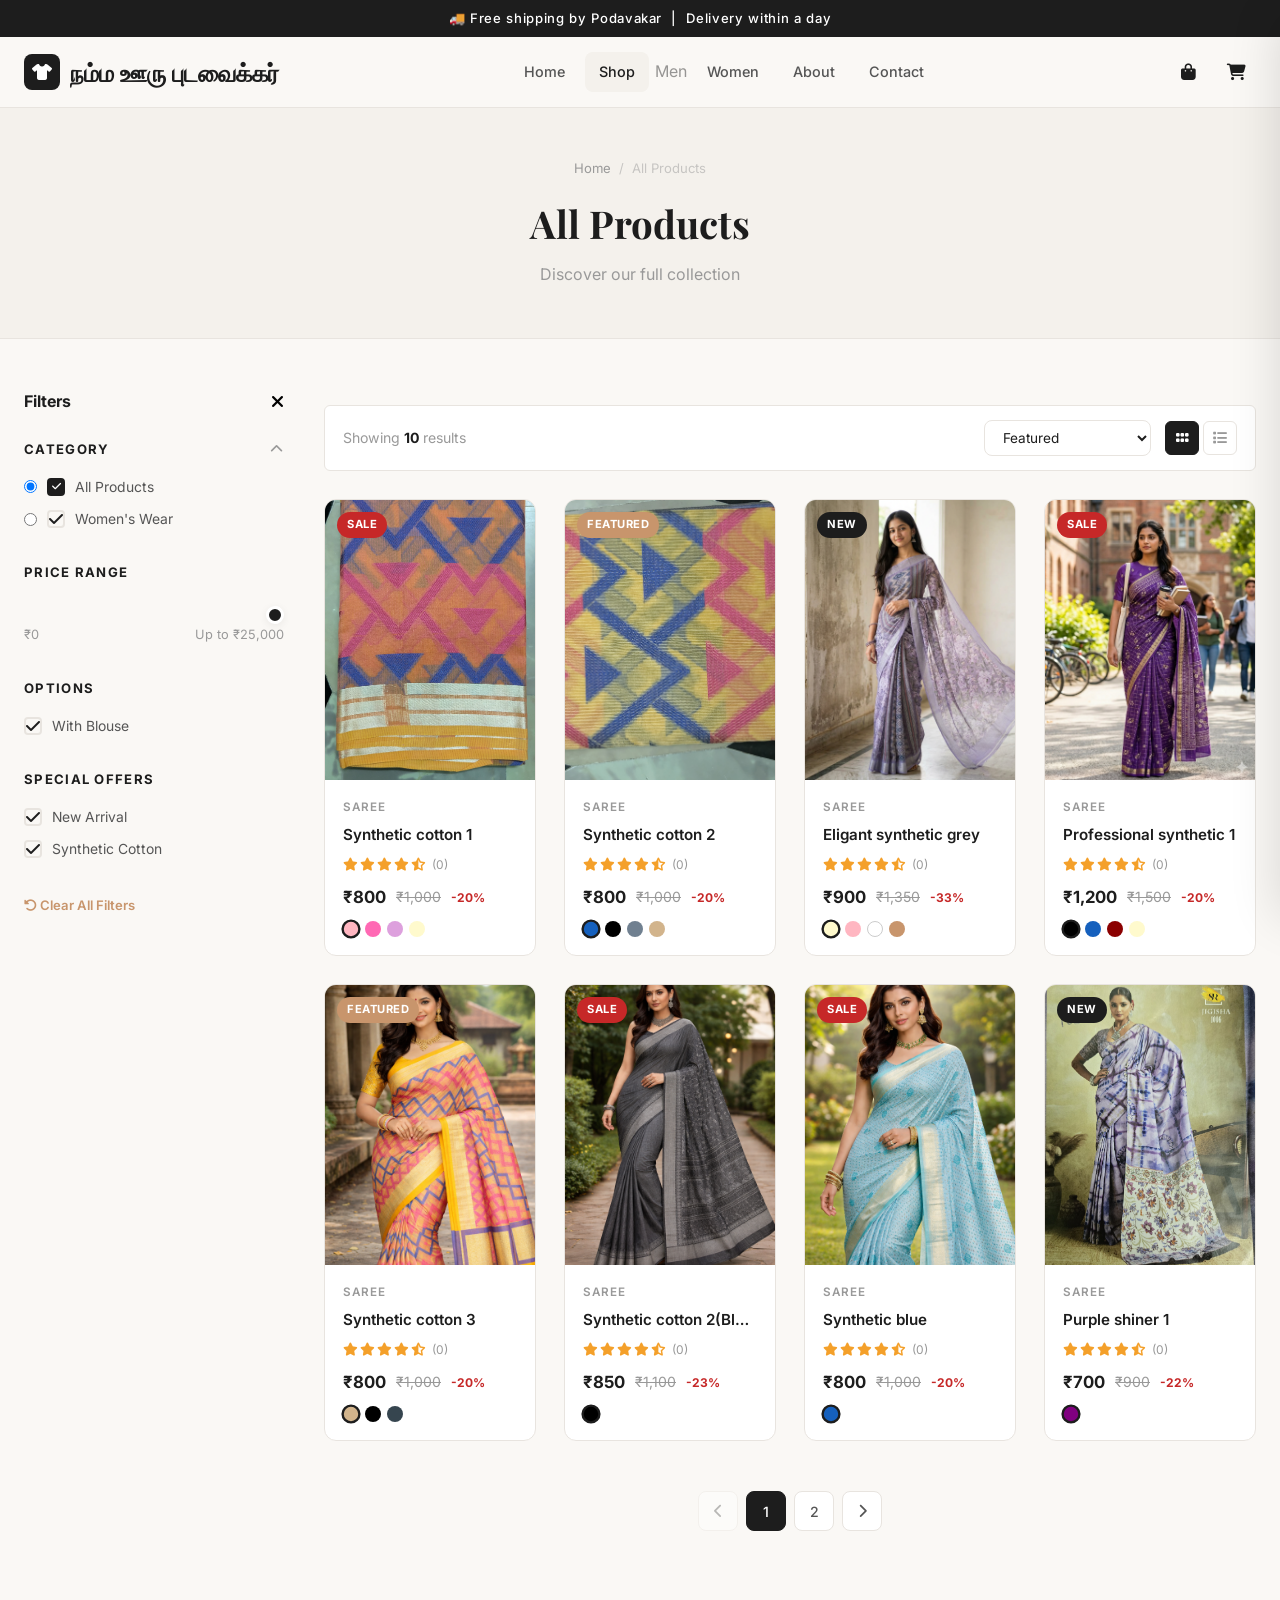
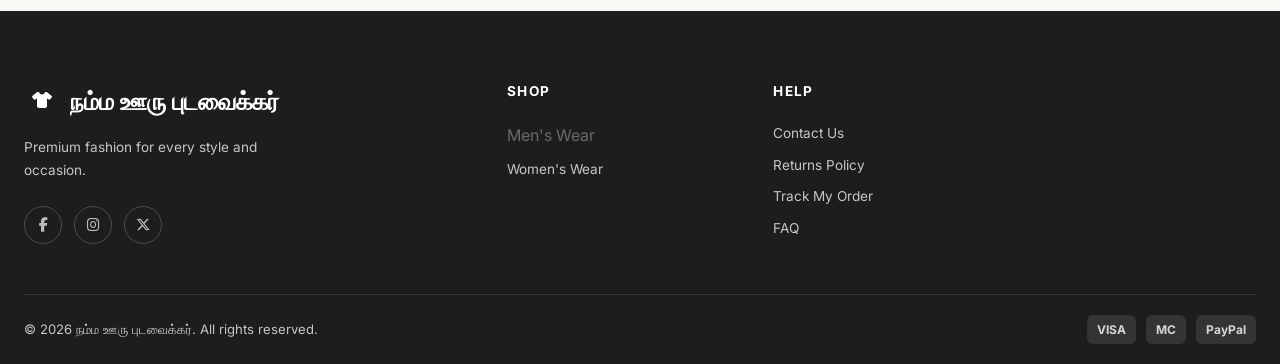
<file: product.html>
<!DOCTYPE html>
<html lang="en">
<head>
  <meta charset="UTF-8">
  <meta name="viewport" content="width=device-width, initial-scale=1.0">
  <meta name="description" content="View product details at நம்ம ஊரு புடவைக்கர்.">
  <title>Product — நம்ம ஊரு புடவைக்கர்</title>
  <link rel="preconnect" href="https://fonts.googleapis.com">
  <link rel="preconnect" href="https://fonts.gstatic.com" crossorigin>
  <link href="https://fonts.googleapis.com/css2?family=Inter:wght@400;500;600;700;800&family=Playfair+Display:wght@400;700;800&display=swap" rel="stylesheet">
  <link rel="stylesheet" href="https://cdnjs.cloudflare.com/ajax/libs/font-awesome/6.5.0/css/all.min.css">
  <link rel="stylesheet" href="css/style.css">
</head>
<body>

<div class="announcement-bar">🚚 Free shipping by Podavakar &nbsp;|&nbsp; Delivery within a day</div>

<header class="site-header" id="siteHeader">
  <div class="container">
    <div class="header-inner">
      <a href="index.html" class="logo"><div class="logo-icon"><i class="fa-solid fa-shirt"></i></div>நம்ம ஊரு புடவைக்கர்</a>
      <nav class="main-nav" id="mainNav">
        <a href="index.html">Home</a>
        <a href="shop.html">Shop</a>
        <span style="pointer-events:none;opacity:0.45;cursor:default;">Men</span>
        <a href="shop.html?cat=women">Women</a>
        <a href="about.html">About</a>
        <a href="contact.html">Contact</a>
      </nav>
      <div class="header-actions">
        <a href="cart.html" class="icon-btn" style="position:relative;">
          <i class="fa-solid fa-bag-shopping"></i>
          <span class="cart-badge" style="display:none;">0</span>
        </a>
        <button class="icon-btn" data-open-cart>
          <i class="fa-solid fa-cart-shopping"></i>
          <span class="cart-badge" style="display:none;">0</span>
        </button>
        <div class="menu-toggle" id="menuToggle"><span></span><span></span><span></span></div>
      </div>
    </div>
  </div>
</header>

<!-- Breadcrumb -->
<div style="background:var(--bg-section);padding:14px 0;border-bottom:1px solid var(--border);">
  <div class="container">
    <nav style="display:flex;gap:8px;font-size:.82rem;color:var(--text-muted);" id="productBreadcrumb">
      <a href="index.html" style="color:var(--text-muted);">Home</a>
      <span>/</span>
      <a href="shop.html" style="color:var(--text-muted);">Shop</a>
      <span>/</span>
      <span id="breadcrumbName" style="color:var(--text-dark);">Product</span>
    </nav>
  </div>
</div>

<!-- Product Detail -->
<section class="product-detail-section">
  <div class="container">
    <div id="productContent">
      <!-- Loaded by JS -->
      <div style="text-align:center;padding:80px 0;color:var(--text-muted);">
        <i class="fa-solid fa-spinner fa-spin" style="font-size:2rem;"></i>
        <p style="margin-top:12px;">Loading product…</p>
      </div>
    </div>
  </div>
</section>

<!-- Product Tabs -->
<section class="product-tabs-section" id="productTabs" style="display:none;">
  <div class="container">
    <div class="tabs-nav">
      <button class="tab-btn active" data-tab="description">Description</button>
      <button class="tab-btn" data-tab="details">Details & Care</button>
      <button class="tab-btn" data-tab="reviews">Reviews (<span id="reviewTabCount">0</span>)</button>
    </div>
    <div class="tab-content active" id="tab-description">
      <p id="tabDescription"></p>
      <ul class="features-list" id="tabFeatures"></ul>
    </div>
    <div class="tab-content" id="tab-details">
      <p><strong>Material:</strong> <span id="tabMaterial"></span></p>
      <p style="margin-top:12px;"><strong>Care Instructions:</strong></p>
      <ul class="features-list" style="margin-top:8px;">
        <li>Machine wash cold with similar colours</li>
        <li>Do not bleach</li>
        <li>Tumble dry low</li>
        <li>Iron on low heat if needed</li>
        <li>Do not dry clean</li>
      </ul>
    </div>

    <div class="tab-content" id="tab-reviews">
      <div class="reviews-summary">
        <div class="review-avg">
          <div class="review-avg-num" id="avgRatingNum">4.8</div>
          <div class="review-avg-stars" id="avgRatingStars"></div>
          <div class="review-avg-count" id="avgRatingCount">0 reviews</div>
        </div>
        <div class="review-bars">
          <div class="review-bar-row"><span style="min-width:20px">5</span><div class="review-bar-track"><div class="review-bar-fill" style="width:75%"></div></div><span>75%</span></div>
          <div class="review-bar-row"><span style="min-width:20px">4</span><div class="review-bar-track"><div class="review-bar-fill" style="width:15%"></div></div><span>15%</span></div>
          <div class="review-bar-row"><span style="min-width:20px">3</span><div class="review-bar-track"><div class="review-bar-fill" style="width:6%"></div></div><span>6%</span></div>
          <div class="review-bar-row"><span style="min-width:20px">2</span><div class="review-bar-track"><div class="review-bar-fill" style="width:3%"></div></div><span>3%</span></div>
          <div class="review-bar-row"><span style="min-width:20px">1</span><div class="review-bar-track"><div class="review-bar-fill" style="width:1%"></div></div><span>1%</span></div>
        </div>
      </div>
      <div id="reviewsList">
        <p style="color:var(--text-muted);font-size:.9rem;padding:12px 0;" id="noReviewsMsg">No reviews yet. Be the first to review this product!</p>
      </div>

      <!-- Write a Review Form -->
      <div class="review-form-wrap" style="margin-top:32px;border-top:1px solid var(--border);padding-top:28px;">
        <h3 style="font-size:1.1rem;font-weight:700;margin-bottom:18px;">Write a Review</h3>
        <form id="reviewForm" onsubmit="submitReview(event)">
          <div style="margin-bottom:14px;">
            <label style="font-size:.82rem;font-weight:600;display:block;margin-bottom:6px;">Your Name <span style="color:red;">*</span></label>
            <input type="text" id="reviewName" placeholder="Enter your name" required
              style="width:100%;padding:10px 14px;border:1px solid var(--border);border-radius:8px;font-size:.92rem;outline:none;">
          </div>
          <div style="margin-bottom:14px;">
            <label style="font-size:.82rem;font-weight:600;display:block;margin-bottom:6px;">Rating <span style="color:red;">*</span></label>
            <div id="starRatingInput" style="display:flex;gap:6px;font-size:1.5rem;color:#ccc;cursor:pointer;">
              <i class="fa-regular fa-star" data-value="1"></i>
              <i class="fa-regular fa-star" data-value="2"></i>
              <i class="fa-regular fa-star" data-value="3"></i>
              <i class="fa-regular fa-star" data-value="4"></i>
              <i class="fa-regular fa-star" data-value="5"></i>
            </div>
            <input type="hidden" id="reviewRating" value="0">
          </div>
          <div style="margin-bottom:18px;">
            <label style="font-size:.82rem;font-weight:600;display:block;margin-bottom:6px;">Your Review <span style="color:red;">*</span></label>
            <textarea id="reviewText" rows="4" placeholder="Share your experience with this product…" required
              style="width:100%;padding:10px 14px;border:1px solid var(--border);border-radius:8px;font-size:.92rem;resize:vertical;outline:none;"></textarea>
          </div>
          <button type="submit" class="btn btn-primary" style="min-width:160px;">Submit Review</button>
        </form>
        <div id="reviewSuccess" style="display:none;color:var(--success);font-weight:600;margin-top:14px;"><i class="fa-solid fa-circle-check"></i> Thank you! Your review has been published.</div>
      </div>
    </div>
  </div>
</section>

<!-- Related Products -->
<section class="products-section" id="relatedSection" style="display:none;">
  <div class="container">
    <div class="section-header">
      <div>
        <span class="tag">You May Also Like</span>
        <h2 class="section-title">Related Products</h2>
      </div>
      <a href="shop.html" class="btn btn-outline">View All</a>
    </div>
    <div class="products-grid" id="relatedGrid"></div>
  </div>
</section>

<!-- Footer -->
<footer class="site-footer">
  <div class="container">
    <div class="footer-grid">
      <div class="footer-brand">
        <a href="index.html" class="logo"><div class="logo-icon"><i class="fa-solid fa-shirt"></i></div>நம்ம ஊரு புடவைக்கர்</a>
        <p class="footer-desc">Premium fashion for every style and occasion.</p>
        <div class="footer-social">
          <a class="social-btn" href="#"><i class="fa-brands fa-facebook-f"></i></a>
          <a class="social-btn" href="#"><i class="fa-brands fa-instagram"></i></a>
          <a class="social-btn" href="#"><i class="fa-brands fa-x-twitter"></i></a>
        </div>
      </div>
      <div class="footer-col"><h4>Shop</h4>
        <div class="footer-links">
          <span style="pointer-events:none;opacity:0.45;cursor:default;">Men's Wear</span>
          <a href="shop.html?cat=women">Women's Wear</a>
        </div>
      </div>
      <div class="footer-col"><h4>Help</h4>
        <div class="footer-links">
          <a href="contact.html">Contact Us</a>
          <a href="#">Returns Policy</a>
          <a href="#">FAQ</a>
        </div>
      </div>
    </div>
    <div class="footer-bottom">
      <span>© 2026 நம்ம ஊரு புடவைக்கர். All rights reserved.</span>
      <div class="footer-payment">
        <span class="payment-icon">VISA</span>
        <span class="payment-icon">MC</span>
        <span class="payment-icon">PayPal</span>
      </div>
    </div>
  </div>
</footer>

<div class="cart-overlay" id="cartOverlay"></div>
<aside class="cart-drawer" id="cartDrawer">
  <div class="drawer-header">
    <h3><i class="fa-solid fa-bag-shopping" style="color:var(--secondary);margin-right:8px;"></i> Your Cart</h3>
    <button class="drawer-close" id="drawerClose"><i class="fa-solid fa-xmark"></i></button>
  </div>
  <div class="drawer-body"></div>
  <div class="drawer-footer">
    <div class="drawer-total"><span>Subtotal</span><span>₹0</span></div>
    <a href="cart.html" class="btn btn-outline btn-block" style="margin-bottom:10px;">View Cart</a>
    <a href="checkout.html" class="btn btn-primary btn-block">Checkout <i class="fa-solid fa-lock" style="font-size:.75rem;"></i></a>
  </div>
</aside>

<script src="js/config.js"></script>
<script src="js/data.js"></script>
<script src="js/cart.js"></script>
<script src="js/product.js"></script>
</body>
</html>
</file>
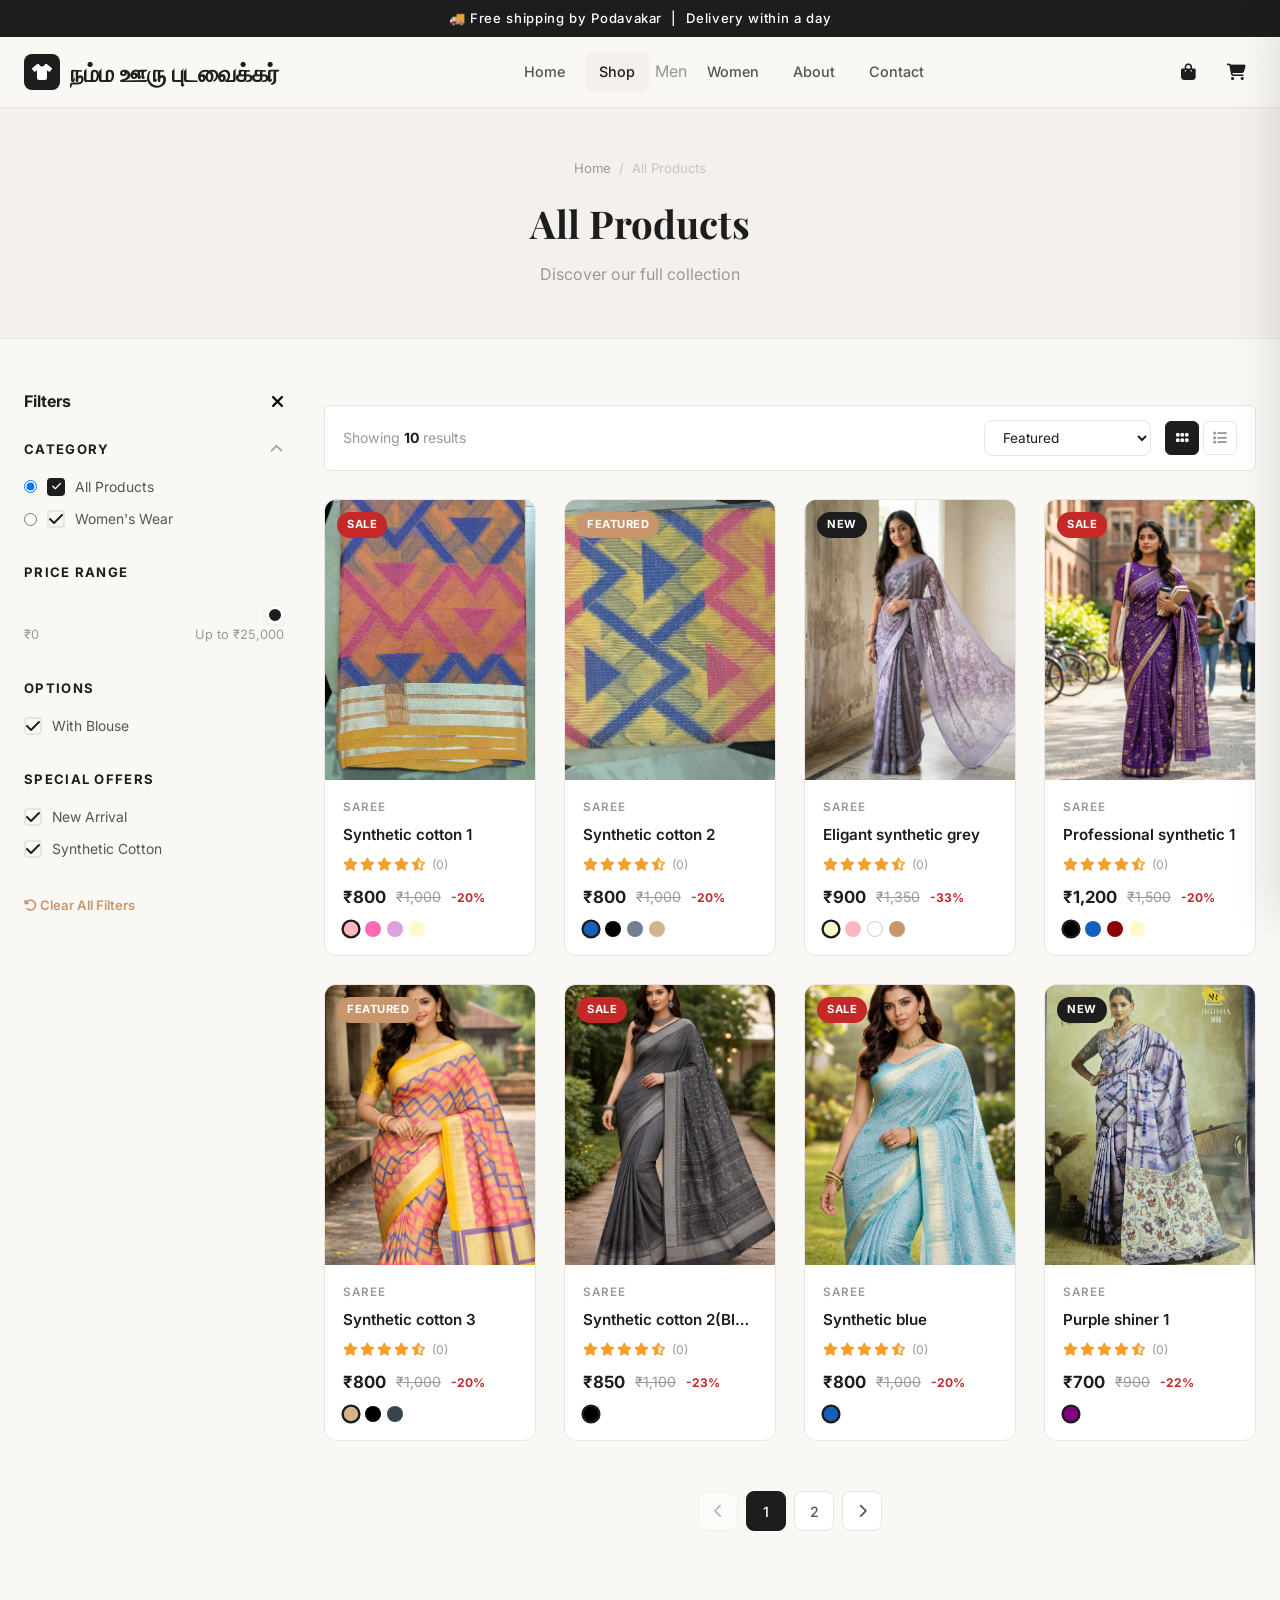
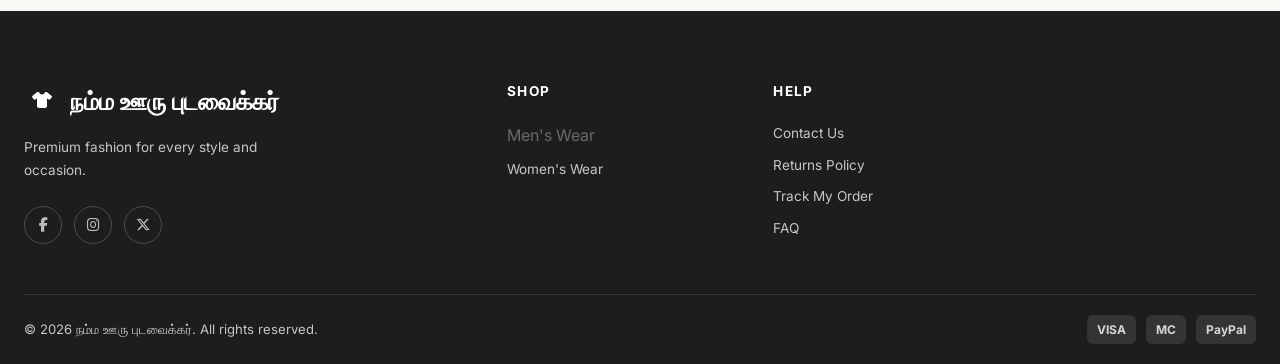
<file: shop.html>
<!DOCTYPE html>
<html lang="en">
<head>
  <meta charset="UTF-8">
  <meta name="viewport" content="width=device-width, initial-scale=1.0">
  <meta name="description" content="Shop all clothing at நம்ம ஊரு புடவைக்கர் — Men &amp; Women. Filter by size, color, price and more.">
  <title>Shop — நம்ம ஊரு புடவைக்கர்</title>
  <link rel="preconnect" href="https://fonts.googleapis.com">
  <link rel="preconnect" href="https://fonts.gstatic.com" crossorigin>
  <link href="https://fonts.googleapis.com/css2?family=Inter:wght@400;500;600;700;800&family=Playfair+Display:wght@400;700;800&display=swap" rel="stylesheet">
  <link rel="stylesheet" href="https://cdnjs.cloudflare.com/ajax/libs/font-awesome/6.5.0/css/all.min.css">
  <link rel="stylesheet" href="css/style.css">
</head>
<body>

<!-- Announcement Bar -->
<div class="announcement-bar">
  🚚 Free shipping by Podavakar &nbsp;|&nbsp; Delivery within a day
</div>

<!-- Header -->
<header class="site-header" id="siteHeader">
  <div class="container">
    <div class="header-inner">
      <a href="index.html" class="logo">
        <div class="logo-icon"><i class="fa-solid fa-shirt"></i></div>நம்ம ஊரு புடவைக்கர்
      </a>
      <nav class="main-nav" id="mainNav">
        <a href="index.html">Home</a>
        <a href="shop.html">Shop</a>
        <span style="pointer-events:none;opacity:0.45;cursor:default;">Men</span>
        <a href="shop.html?cat=women">Women</a>
        <a href="about.html">About</a>
        <a href="contact.html">Contact</a>
      </nav>
      <div class="header-actions">
        <a href="cart.html" class="icon-btn" aria-label="Cart" style="position:relative;">
          <i class="fa-solid fa-bag-shopping"></i>
          <span class="cart-badge" style="display:none;">0</span>
        </a>
        <button class="icon-btn" aria-label="Open Cart Drawer" data-open-cart>
          <i class="fa-solid fa-cart-shopping"></i>
          <span class="cart-badge" style="display:none;">0</span>
        </button>
        <div class="menu-toggle" id="menuToggle"><span></span><span></span><span></span></div>
      </div>
    </div>
  </div>
</header>

<!-- Page Hero -->
<section class="page-hero">
  <div class="container">
    <div class="breadcrumb">
      <a href="index.html">Home</a>
      <span>/</span>
      <span id="breadcrumbCurrent">All Products</span>
    </div>
    <h1 id="shopTitle">All Products</h1>
    <p id="shopSubtitle" style="color:var(--text-muted);margin-top:8px;">Discover our full collection</p>
  </div>
</section>

<!-- Shop Layout -->
<div class="container">
  <div class="shop-layout">

    <!-- SIDEBAR -->
    <aside class="shop-sidebar" id="shopSidebar">

      <!-- Mobile close -->
      <div style="display:flex;align-items:center;justify-content:space-between;margin-bottom:24px;" class="sidebar-mobile-header" id="sidebarHeader" style="display:none;">
        <strong>Filters</strong>
        <button onclick="toggleSidebar()" style="background:none;border:none;cursor:pointer;font-size:1.1rem;"><i class="fa-solid fa-xmark"></i></button>
      </div>

      <!-- Category Filter -->
      <div class="filter-section">
        <h4>Category <i class="fa-solid fa-chevron-up" id="catChevron"></i></h4>
        <div id="categoryFilters">
          <label class="filter-check">
            <input type="radio" name="category" value="all" checked>
            <span class="filter-check-box"><i class="fa-solid fa-check"></i></span>
            <span class="filter-check-label">All Products</span>
          </label>
          <label class="filter-check">
            <input type="radio" name="category" value="women">
            <span class="filter-check-box"><i class="fa-solid fa-check"></i></span>
            <span class="filter-check-label">Women's Wear</span>
          </label>
        </div>
      </div>

      <!-- Price Range -->
      <div class="filter-section">
        <h4>Price Range</h4>
        <input type="range" class="price-range-input" id="priceRange" min="0" max="25000" value="25000" oninput="updatePriceFilter(this.value)">
        <div class="price-range-labels">
          <span>₹0</span>
          <span id="priceLabel">Up to ₹25,000</span>
        </div>
      </div>

      <!-- With Blouse Filter -->
      <div class="filter-section">
        <h4>Options</h4>
        <label class="filter-check">
          <input type="checkbox" id="filterWithBlouse"> <span class="filter-check-box"><i class="fa-solid fa-check"></i></span>
          <span class="filter-check-label">With Blouse</span>
        </label>
      </div>

      <!-- Special Offers Filter -->
      <div class="filter-section">
        <h4>Special Offers</h4>
        <label class="filter-check">
          <input type="checkbox" id="filterNewArrival"> <span class="filter-check-box"><i class="fa-solid fa-check"></i></span>
          <span class="filter-check-label">New Arrival</span>
        </label>
        <label class="filter-check">
          <input type="checkbox" id="filterSyntheticCotton"> <span class="filter-check-box"><i class="fa-solid fa-check"></i></span>
          <span class="filter-check-label">Synthetic Cotton</span>
        </label>
      </div>

      <button class="clear-filters" onclick="clearAllFilters()"><i class="fa-solid fa-rotate-left"></i> Clear All Filters</button>
    </aside>

    <!-- PRODUCTS AREA -->
    <div class="shop-main">

      <!-- Mobile filter toggle -->
      <div style="display:flex;gap:10px;margin-bottom:16px;" id="mobileToolbar">
        <button class="btn btn-outline btn-sm" onclick="toggleSidebar()" id="filterToggle" style="display:none;">
          <i class="fa-solid fa-sliders"></i> Filters
        </button>
      </div>

      <!-- Toolbar -->
      <div class="shop-toolbar">
        <div class="toolbar-results">
          Showing <strong id="resultCount">0</strong> results
          <span id="searchQueryLabel"></span>
        </div>
        <div class="toolbar-right">
          <select class="sort-select" id="sortSelect" onchange="applyFilters()">
            <option value="featured">Featured</option>
            <option value="price-asc">Price: Low to High</option>
            <option value="price-desc">Price: High to Low</option>
            <option value="rating">Best Rated</option>
            <option value="newest">Newest</option>
          </select>
          <div class="view-toggle">
            <button class="view-btn active" id="gridViewBtn" onclick="setView('grid')" title="Grid View"><i class="fa-solid fa-grip"></i></button>
            <button class="view-btn" id="listViewBtn" onclick="setView('list')" title="List View"><i class="fa-solid fa-list"></i></button>
          </div>
        </div>
      </div>

      <!-- Products Grid -->
      <div class="products-grid" id="shopGrid">
        <!-- Loaded by JS -->
      </div>

      <!-- Pagination -->
      <div class="pagination" id="pagination"></div>
    </div>

  </div>
</div>

<!-- Footer -->
<footer class="site-footer">
  <div class="container">
    <div class="footer-grid">
      <div class="footer-brand">
        <a href="index.html" class="logo"><div class="logo-icon"><i class="fa-solid fa-shirt"></i></div>நம்ம ஊரு புடவைக்கர்</a>
        <p class="footer-desc">Premium fashion for every style and occasion.</p>
        <div class="footer-social">
          <a class="social-btn" href="#" aria-label="Facebook"><i class="fa-brands fa-facebook-f"></i></a>
          <a class="social-btn" href="#" aria-label="Instagram"><i class="fa-brands fa-instagram"></i></a>
          <a class="social-btn" href="#" aria-label="Twitter"><i class="fa-brands fa-x-twitter"></i></a>
        </div>
      </div>
      <div class="footer-col">
        <h4>Shop</h4>
        <div class="footer-links">
          <span style="pointer-events:none;opacity:0.45;cursor:default;">Men's Wear</span>
          <a href="shop.html?cat=women">Women's Wear</a>
        </div>
      </div>
      <div class="footer-col">
        <h4>Help</h4>
        <div class="footer-links">
          <a href="contact.html">Contact Us</a>
          <a href="#">Returns Policy</a>
          <a href="#">Track My Order</a>
          <a href="#">FAQ</a>
        </div>
      </div>
    </div>
    <div class="footer-bottom">
      <span>© 2026 நம்ம ஊரு புடவைக்கர். All rights reserved.</span>
      <div class="footer-payment">
        <span class="payment-icon">VISA</span>
        <span class="payment-icon">MC</span>
        <span class="payment-icon">PayPal</span>
      </div>
    </div>
  </div>
</footer>

<!-- Cart Drawer -->
<div class="cart-overlay" id="cartOverlay"></div>
<aside class="cart-drawer" id="cartDrawer">
  <div class="drawer-header">
    <h3><i class="fa-solid fa-bag-shopping" style="color:var(--secondary);margin-right:8px;"></i> Your Cart</h3>
    <button class="drawer-close" id="drawerClose"><i class="fa-solid fa-xmark"></i></button>
  </div>
  <div class="drawer-body"></div>
  <div class="drawer-footer">
    <div class="drawer-total"><span>Subtotal</span><span>₹0</span></div>
    <a href="cart.html" class="btn btn-outline btn-block" style="margin-bottom:10px;">View Cart</a>
    <a href="checkout.html" class="btn btn-primary btn-block">Checkout <i class="fa-solid fa-lock" style="font-size:.75rem;"></i></a>
  </div>
</aside>

<script src="js/config.js"></script>
<script src="js/data.js"></script>
<script src="js/cart.js"></script>
<script src="js/shop.js"></script>
</body>
</html>
</file>
<file: css/style.css>
/* ============================================================
   StyleHub E-Commerce — Master Stylesheet
   ============================================================ */

/* ---------- CSS Variables ---------- */
:root {
  --primary:       #1d1d1d;
  --secondary:     #c8956c;
  --accent:        #e8d5c4;
  --bg-light:      #faf8f5;
  --bg-section:    #f4f1ec;
  --white:         #ffffff;
  --text-dark:     #1d1d1d;
  --text-mid:      #555555;
  --text-muted:    #999999;
  --border:        #e8e4df;
  --success:       #2e7d32;
  --danger:        #c62828;
  --warning:       #f57c00;
  --shadow-sm:     0 2px 8px rgba(0,0,0,.07);
  --shadow-md:     0 6px 24px rgba(0,0,0,.10);
  --shadow-lg:     0 16px 48px rgba(0,0,0,.14);
  --radius-sm:     6px;
  --radius-md:     12px;
  --radius-lg:     20px;
  --transition:    all .25s ease;
  --font-main:     'Inter', sans-serif;
  --font-heading:  'Playfair Display', serif;
}

/* ---------- Reset & Base ---------- */
*, *::before, *::after { box-sizing: border-box; margin: 0; padding: 0; }

html { scroll-behavior: smooth; font-size: 16px; }

body {
  font-family: var(--font-main);
  color: var(--text-dark);
  background: var(--bg-light);
  line-height: 1.6;
  -webkit-font-smoothing: antialiased;
}

a { color: inherit; text-decoration: none; }
img { max-width: 100%; display: block; }
ul { list-style: none; }
button { cursor: pointer; border: none; background: none; font-family: inherit; }
input, select, textarea { font-family: inherit; }

/* ---------- Utility Classes ---------- */
.container { max-width: 1280px; margin: 0 auto; padding: 0 24px; }
.section-pad { padding: 80px 0; }
.text-center { text-align: center; }
.hidden { display: none !important; }
.flex { display: flex; }
.flex-center { display: flex; align-items: center; justify-content: center; }
.grid { display: grid; }

/* ---------- Typography ---------- */
.section-title {
  font-family: var(--font-heading);
  font-size: clamp(1.8rem, 3vw, 2.6rem);
  font-weight: 700;
  line-height: 1.2;
  color: var(--text-dark);
}
.section-subtitle {
  font-size: 1rem;
  color: var(--text-muted);
  margin-top: 8px;
}
.tag {
  display: inline-block;
  font-size: .7rem;
  font-weight: 700;
  letter-spacing: .12em;
  text-transform: uppercase;
  color: var(--secondary);
  margin-bottom: 10px;
}

/* ---------- Buttons ---------- */
.btn {
  display: inline-flex;
  align-items: center;
  justify-content: center;
  gap: 8px;
  padding: 13px 30px;
  border-radius: 50px;
  font-size: .92rem;
  font-weight: 600;
  letter-spacing: .02em;
  transition: var(--transition);
  white-space: nowrap;
}
.btn-primary {
  background: var(--primary);
  color: var(--white);
}
.btn-primary:hover {
  background: #333;
  transform: translateY(-2px);
  box-shadow: var(--shadow-md);
}
.btn-secondary {
  background: var(--secondary);
  color: var(--white);
}
.btn-secondary:hover {
  background: #b07d55;
  transform: translateY(-2px);
  box-shadow: var(--shadow-md);
}
.btn-outline {
  background: transparent;
  color: var(--primary);
  border: 2px solid var(--primary);
}
.btn-outline:hover {
  background: var(--primary);
  color: var(--white);
}
.btn-outline-white {
  background: transparent;
  color: var(--white);
  border: 2px solid rgba(255,255,255,.7);
}
.btn-outline-white:hover {
  background: var(--white);
  color: var(--primary);
}
.btn-sm { padding: 9px 20px; font-size: .82rem; }
.btn-lg { padding: 16px 40px; font-size: 1rem; }
.btn-block { width: 100%; }

/* ============================================================
   HEADER & NAVIGATION
   ============================================================ */
.site-header {
  position: sticky;
  top: 0;
  z-index: 1000;
  background: rgba(250,248,245,.95);
  backdrop-filter: blur(12px);
  border-bottom: 1px solid var(--border);
  transition: var(--transition);
}
.site-header.scrolled { box-shadow: var(--shadow-sm); }

.header-inner {
  display: flex;
  align-items: center;
  justify-content: space-between;
  height: 70px;
}

/* Logo */
.logo {
  display: flex;
  align-items: center;
  gap: 10px;
  font-family: var(--font-heading);
  font-size: 1.5rem;
  font-weight: 700;
  color: var(--primary);
}
.logo-icon {
  width: 36px;
  height: 36px;
  background: var(--primary);
  border-radius: 8px;
  display: flex;
  align-items: center;
  justify-content: center;
  color: var(--white);
  font-size: 1rem;
}

/* Nav */
.main-nav { display: flex; align-items: center; gap: 6px; }
.main-nav a {
  padding: 8px 14px;
  border-radius: 8px;
  font-size: .9rem;
  font-weight: 500;
  color: var(--text-mid);
  transition: var(--transition);
}
.main-nav a:hover, .main-nav a.active {
  color: var(--primary);
  background: var(--bg-section);
}

/* Header Actions */
.header-actions { display: flex; align-items: center; gap: 8px; }
.icon-btn {
  display: flex;
  align-items: center;
  justify-content: center;
  width: 40px;
  height: 40px;
  border-radius: 10px;
  color: var(--text-dark);
  font-size: 1.05rem;
  transition: var(--transition);
  position: relative;
}
.icon-btn:hover { background: var(--bg-section); color: var(--secondary); }
.cart-badge {
  position: absolute;
  top: 3px; right: 3px;
  width: 18px; height: 18px;
  background: var(--secondary);
  color: var(--white);
  border-radius: 50%;
  font-size: .62rem;
  font-weight: 700;
  display: flex;
  align-items: center;
  justify-content: center;
}

/* Mobile menu toggle */
.menu-toggle {
  display: none;
  flex-direction: column;
  gap: 5px;
  padding: 8px;
  border-radius: 8px;
  cursor: pointer;
}
.menu-toggle span {
  width: 22px;
  height: 2px;
  background: var(--text-dark);
  border-radius: 2px;
  transition: var(--transition);
}
.menu-toggle.open span:nth-child(1) { transform: rotate(45deg) translate(5px, 5px); }
.menu-toggle.open span:nth-child(2) { opacity: 0; }
.menu-toggle.open span:nth-child(3) { transform: rotate(-45deg) translate(5px, -5px); }

/* Announcement bar */
.announcement-bar {
  background: var(--primary);
  color: var(--white);
  text-align: center;
  padding: 8px;
  font-size: .82rem;
  font-weight: 500;
  letter-spacing: .05em;
}
.announcement-bar a { color: var(--secondary); text-decoration: underline; }

/* ============================================================
   HERO SECTION
   ============================================================ */
.hero {
  min-height: 90vh;
  display: grid;
  grid-template-columns: 1fr 1fr;
  gap: 0;
  overflow: hidden;
}
.hero-content {
  display: flex;
  flex-direction: column;
  justify-content: center;
  padding: 80px 60px 80px 0;
}
.hero-title {
  font-family: var(--font-heading);
  font-size: clamp(2.8rem, 5vw, 4.5rem);
  font-weight: 700;
  line-height: 1.1;
  color: var(--text-dark);
  margin-bottom: 20px;
}
.hero-title span { color: var(--secondary); }
.hero-desc {
  font-size: 1.1rem;
  color: var(--text-mid);
  max-width: 460px;
  margin-bottom: 36px;
  line-height: 1.7;
}
.hero-actions { display: flex; gap: 14px; flex-wrap: wrap; }
.hero-stats {
  display: flex;
  gap: 40px;
  margin-top: 56px;
  padding-top: 40px;
  border-top: 1px solid var(--border);
}
.hero-stat strong {
  display: block;
  font-size: 1.8rem;
  font-weight: 800;
  color: var(--text-dark);
  font-family: var(--font-heading);
}
.hero-stat span { font-size: .82rem; color: var(--text-muted); }

.hero-image {
  position: relative;
  background: var(--bg-section);
  overflow: hidden;
}
.hero-image img {
  width: 100%;
  height: 100%;
  object-fit: cover;
}
.hero-image-badge {
  position: absolute;
  bottom: 40px;
  left: -20px;
  background: var(--white);
  border-radius: var(--radius-md);
  padding: 16px 22px;
  box-shadow: var(--shadow-lg);
  display: flex;
  align-items: center;
  gap: 12px;
  font-size: .85rem;
}
.hero-image-badge .badge-icon {
  width: 44px; height: 44px;
  background: var(--secondary);
  border-radius: 50%;
  display: flex;
  align-items: center;
  justify-content: center;
  color: var(--white);
  font-size: 1.1rem;
}
.hero-image-badge strong { display: block; font-size: .95rem; }
.hero-image-badge span { color: var(--text-muted); font-size: .78rem; }

/* ============================================================
   CATEGORY STRIPS
   ============================================================ */
.categories-section { padding: 60px 0; }
.categories-grid {
  display: grid;
  grid-template-columns: repeat(4, 1fr);
  gap: 20px;
  margin-top: 40px;
}
.category-card {
  position: relative;
  border-radius: var(--radius-lg);
  overflow: hidden;
  aspect-ratio: 3/4;
  cursor: pointer;
  transition: var(--transition);
}
.category-card:hover { transform: translateY(-6px); box-shadow: var(--shadow-lg); }
.category-card img {
  width: 100%;
  height: 100%;
  object-fit: cover;
  transition: transform .4s ease;
}
.category-card:hover img { transform: scale(1.06); }
.category-card-overlay {
  position: absolute;
  inset: 0;
  background: linear-gradient(to top, rgba(0,0,0,.65) 30%, transparent);
  display: flex;
  flex-direction: column;
  justify-content: flex-end;
  padding: 24px;
  color: var(--white);
}
.category-card-overlay h3 { font-family: var(--font-heading); font-size: 1.3rem; font-weight: 700; }
.category-card-overlay span { font-size: .82rem; opacity: .85; margin-top: 4px; display: block; }
.category-card-overlay .cat-arrow {
  width: 36px; height: 36px;
  background: var(--white);
  border-radius: 50%;
  display: flex;
  align-items: center;
  justify-content: center;
  color: var(--primary);
  margin-top: 14px;
  font-size: .85rem;
  transition: var(--transition);
}
.category-card:hover .cat-arrow { background: var(--secondary); color: var(--white); }

/* ============================================================
   PRODUCT CARDS & GRIDS
   ============================================================ */
.products-section { padding: 80px 0; background: var(--white); }
.section-header {
  display: flex;
  align-items: flex-end;
  justify-content: space-between;
  margin-bottom: 44px;
  flex-wrap: wrap;
  gap: 16px;
}
.filter-tabs { display: flex; gap: 8px; flex-wrap: wrap; }
.filter-tab {
  padding: 8px 18px;
  border-radius: 50px;
  font-size: .85rem;
  font-weight: 500;
  color: var(--text-mid);
  border: 1.5px solid var(--border);
  transition: var(--transition);
  cursor: pointer;
}
.filter-tab:hover, .filter-tab.active {
  background: var(--primary);
  color: var(--white);
  border-color: var(--primary);
}

.products-grid {
  display: grid;
  grid-template-columns: repeat(4, 1fr);
  gap: 28px;
}

.product-card {
  background: var(--white);
  border-radius: var(--radius-md);
  overflow: hidden;
  border: 1px solid var(--border);
  transition: var(--transition);
  position: relative;
}
.product-card:hover {
  transform: translateY(-6px);
  box-shadow: var(--shadow-lg);
}
.product-card-image {
  position: relative;
  aspect-ratio: 3/4;
  overflow: hidden;
  background: var(--bg-section);
}
.product-card-image img {
  width: 100%;
  height: 100%;
  object-fit: cover;
  transition: transform .4s ease;
  cursor: zoom-in;
}
.product-card:hover .product-card-image img { transform: scale(1.5); }

.product-badge {
  position: absolute;
  top: 12px;
  left: 12px;
  padding: 4px 10px;
  border-radius: 50px;
  font-size: .7rem;
  font-weight: 700;
  letter-spacing: .05em;
  text-transform: uppercase;
}
.badge-new { background: var(--primary); color: var(--white); }
.badge-sale { background: var(--danger); color: var(--white); }
.badge-featured { background: var(--secondary); color: var(--white); }

.product-actions {
  position: absolute;
  top: 12px;
  right: 12px;
  display: flex;
  flex-direction: column;
  gap: 8px;
  opacity: 0;
  transform: translateX(10px);
  transition: var(--transition);
}
.product-card:hover .product-actions { opacity: 1; transform: translateX(0); }
.product-action-btn {
  width: 38px;
  height: 38px;
  background: var(--white);
  border-radius: 50%;
  display: flex;
  align-items: center;
  justify-content: center;
  font-size: .9rem;
  color: var(--text-dark);
  box-shadow: var(--shadow-sm);
  transition: var(--transition);
  cursor: pointer;
  border: none;
}
.product-action-btn:hover { background: var(--secondary); color: var(--white); }
.product-action-btn.wishlisted { background: var(--danger) !important; color: var(--white) !important; }

.product-card-quick-add {
  position: absolute;
  bottom: 0;
  left: 0;
  right: 0;
  background: var(--primary);
  color: var(--white);
  text-align: center;
  padding: 12px;
  font-size: .85rem;
  font-weight: 600;
  letter-spacing: .05em;
  transform: translateY(100%);
  transition: var(--transition);
  cursor: pointer;
}
.product-card:hover .product-card-quick-add { transform: translateY(0); }

.product-card-body { padding: 18px; }
.product-card-category {
  font-size: .73rem;
  font-weight: 600;
  letter-spacing: .08em;
  text-transform: uppercase;
  color: var(--text-muted);
  margin-bottom: 6px;
}
.product-card-name {
  font-size: .95rem;
  font-weight: 600;
  color: var(--text-dark);
  margin-bottom: 8px;
  white-space: nowrap;
  overflow: hidden;
  text-overflow: ellipsis;
}
.product-card-name a:hover { color: var(--secondary); }
.product-card-rating { display: flex; align-items: center; gap: 6px; margin-bottom: 10px; }
.stars { color: #f4a02a; font-size: .82rem; display: flex; gap: 2px; }
.rating-count { font-size: .75rem; color: var(--text-muted); }
.product-card-price { display: flex; align-items: center; gap: 10px; }
.price-current { font-size: 1.05rem; font-weight: 700; color: var(--text-dark); }
.price-original { font-size: .88rem; color: var(--text-muted); text-decoration: line-through; }
.price-discount { font-size: .75rem; font-weight: 700; color: var(--danger); }
.product-card-colors {
  display: flex;
  gap: 6px;
  margin-top: 10px;
}
.color-dot {
  width: 16px;
  height: 16px;
  border-radius: 50%;
  border: 2px solid transparent;
  cursor: pointer;
  transition: var(--transition);
}
.color-dot:hover, .color-dot.active { border-color: var(--text-dark); transform: scale(1.2); }

/* ============================================================
   BANNER / PROMO STRIP
   ============================================================ */
.promo-banner {
  padding: 80px 0;
  background: linear-gradient(135deg, var(--primary) 0%, #3d3d3d 100%);
  color: var(--white);
  text-align: center;
  position: relative;
  overflow: hidden;
}
.promo-banner::before {
  content: '';
  position: absolute;
  top: -50%;
  right: -10%;
  width: 500px;
  height: 500px;
  background: rgba(200,149,108,.12);
  border-radius: 50%;
}
.promo-badge {
  display: inline-block;
  background: var(--secondary);
  color: var(--white);
  padding: 6px 18px;
  border-radius: 50px;
  font-size: .78rem;
  font-weight: 700;
  letter-spacing: .1em;
  text-transform: uppercase;
  margin-bottom: 20px;
}
.promo-title {
  font-family: var(--font-heading);
  font-size: clamp(2rem, 5vw, 3.5rem);
  font-weight: 700;
  margin-bottom: 16px;
}
.promo-title span { color: var(--secondary); }
.promo-desc { font-size: 1.05rem; opacity: .8; max-width: 500px; margin: 0 auto 32px; }
.countdown {
  display: flex;
  justify-content: center;
  gap: 20px;
  margin-bottom: 36px;
}
.countdown-unit {
  text-align: center;
  min-width: 72px;
}
.countdown-num {
  display: block;
  font-size: 2.2rem;
  font-weight: 800;
  font-family: var(--font-heading);
  color: var(--secondary);
  line-height: 1;
}
.countdown-label {
  font-size: .7rem;
  text-transform: uppercase;
  letter-spacing: .1em;
  opacity: .7;
  margin-top: 6px;
}
.countdown-sep { font-size: 2rem; font-weight: 700; margin-top: 4px; opacity: .5; }

/* ============================================================
   FEATURES STRIP
   ============================================================ */
.features-strip { padding: 48px 0; border-top: 1px solid var(--border); border-bottom: 1px solid var(--border); }
.features-grid {
  display: grid;
  grid-template-columns: repeat(4, 1fr);
  gap: 30px;
}
.feature-item {
  display: flex;
  align-items: flex-start;
  gap: 16px;
}
.feature-icon {
  width: 50px;
  height: 50px;
  background: var(--bg-section);
  border-radius: var(--radius-sm);
  display: flex;
  align-items: center;
  justify-content: center;
  font-size: 1.25rem;
  color: var(--secondary);
  flex-shrink: 0;
}
.feature-item h4 { font-size: .9rem; font-weight: 700; margin-bottom: 4px; }
.feature-item p { font-size: .8rem; color: var(--text-muted); line-height: 1.5; }

/* ============================================================
   TESTIMONIALS
   ============================================================ */
.testimonials-section { padding: 80px 0; background: var(--bg-section); }
.testimonials-grid {
  display: grid;
  grid-template-columns: repeat(3, 1fr);
  gap: 28px;
  margin-top: 50px;
}
.testimonial-card {
  background: var(--white);
  border-radius: var(--radius-md);
  padding: 32px;
  border: 1px solid var(--border);
  transition: var(--transition);
}
.testimonial-card:hover { box-shadow: var(--shadow-md); transform: translateY(-4px); }
.testimonial-quote { font-size: 2.5rem; color: var(--secondary); line-height: 1; margin-bottom: 16px; font-family: serif; }
.testimonial-text { font-size: .93rem; color: var(--text-mid); line-height: 1.7; margin-bottom: 24px; }
.testimonial-author { display: flex; align-items: center; gap: 14px; }
.testimonial-avatar {
  width: 48px;
  height: 48px;
  border-radius: 50%;
  object-fit: cover;
  background: var(--bg-section);
}
.testimonial-author-name { font-size: .9rem; font-weight: 700; }
.testimonial-author-role { font-size: .78rem; color: var(--text-muted); }

/* ============================================================
   NEWSLETTER
   ============================================================ */
.newsletter-section {
  padding: 80px 0;
  background: var(--accent);
  text-align: center;
}
.newsletter-section .section-title { margin-bottom: 10px; }
.newsletter-section .section-subtitle { margin-bottom: 36px; }
.newsletter-form { display: flex; gap: 12px; max-width: 500px; margin: 0 auto; }
.newsletter-form input {
  flex: 1;
  padding: 15px 22px;
  border-radius: 50px;
  border: 2px solid transparent;
  background: var(--white);
  font-size: .92rem;
  outline: none;
  transition: var(--transition);
}
.newsletter-form input:focus { border-color: var(--secondary); }
.newsletter-privacy { font-size: .78rem; color: var(--text-muted); margin-top: 14px; }

/* ============================================================
   FOOTER
   ============================================================ */
.site-footer {
  background: var(--primary);
  color: rgba(255,255,255,.75);
  padding: 70px 0 0;
}
.footer-grid {
  display: grid;
  grid-template-columns: 2fr 1fr 1fr 1fr;
  gap: 50px;
  padding-bottom: 50px;
}
.footer-brand .logo { color: var(--white); margin-bottom: 16px; }
.footer-desc { font-size: .85rem; line-height: 1.7; max-width: 280px; margin-bottom: 24px; }
.footer-social { display: flex; gap: 12px; }
.social-btn {
  width: 38px;
  height: 38px;
  border-radius: 50%;
  border: 1px solid rgba(255,255,255,.2);
  display: flex;
  align-items: center;
  justify-content: center;
  font-size: .9rem;
  color: rgba(255,255,255,.7);
  transition: var(--transition);
  cursor: pointer;
}
.social-btn:hover { background: var(--secondary); border-color: var(--secondary); color: var(--white); }
.footer-col h4 { font-size: .85rem; font-weight: 700; letter-spacing: .1em; text-transform: uppercase; color: var(--white); margin-bottom: 20px; }
.footer-links { display: flex; flex-direction: column; gap: 10px; }
.footer-links a { font-size: .85rem; transition: var(--transition); }
.footer-links a:hover { color: var(--secondary); padding-left: 4px; }
.footer-contact-item { display: flex; gap: 10px; font-size: .85rem; margin-bottom: 10px; }
.footer-contact-item i { color: var(--secondary); margin-top: 3px; }
.footer-bottom {
  border-top: 1px solid rgba(255,255,255,.1);
  padding: 20px 0;
  display: flex;
  align-items: center;
  justify-content: space-between;
  font-size: .82rem;
  flex-wrap: wrap;
  gap: 12px;
}
.footer-payment { display: flex; gap: 10px; align-items: center; }
.payment-icon {
  background: rgba(255,255,255,.1);
  padding: 5px 10px;
  border-radius: 6px;
  font-size: .75rem;
  font-weight: 700;
  color: rgba(255,255,255,.8);
}

/* ============================================================
   SHOP PAGE
   ============================================================ */
.page-hero {
  background: var(--bg-section);
  padding: 50px 0;
  text-align: center;
  border-bottom: 1px solid var(--border);
}
.page-hero .breadcrumb {
  display: flex;
  justify-content: center;
  gap: 8px;
  font-size: .82rem;
  color: var(--text-muted);
  margin-bottom: 14px;
}
.page-hero .breadcrumb a:hover { color: var(--secondary); }
.page-hero .breadcrumb span { opacity: .5; }
.page-hero h1 { font-family: var(--font-heading); font-size: 2.4rem; font-weight: 700; }

.shop-layout { display: grid; grid-template-columns: 260px 1fr; gap: 40px; padding: 50px 0 80px; align-items: start; }

/* Sidebar Filters */
.shop-sidebar { position: sticky; top: 90px; }
.filter-section { margin-bottom: 32px; }
.filter-section h4 {
  font-size: .82rem;
  font-weight: 700;
  text-transform: uppercase;
  letter-spacing: .1em;
  color: var(--text-dark);
  margin-bottom: 16px;
  display: flex;
  align-items: center;
  justify-content: space-between;
}
.filter-section h4 i { cursor: pointer; color: var(--text-muted); }
.filter-check { display: flex; align-items: center; gap: 10px; margin-bottom: 10px; cursor: pointer; }
.filter-check input[type="checkbox"] { display: none; }
.filter-check-box {
  width: 18px; height: 18px;
  border: 2px solid var(--border);
  border-radius: 4px;
  display: flex;
  align-items: center;
  justify-content: center;
  transition: var(--transition);
  flex-shrink: 0;
}
.filter-check input:checked + .filter-check-box {
  background: var(--primary);
  border-color: var(--primary);
  color: var(--white);
  font-size: .65rem;
}
.filter-check-label { font-size: .87rem; color: var(--text-mid); }
.filter-check:hover .filter-check-label { color: var(--text-dark); }
.filter-colors { display: flex; flex-wrap: wrap; gap: 10px; }
.filter-color {
  width: 28px; height: 28px;
  border-radius: 50%;
  cursor: pointer;
  border: 3px solid transparent;
  transition: var(--transition);
}
.filter-color:hover, .filter-color.active { border-color: var(--text-dark); transform: scale(1.15); }
.price-range-track {
  width: 100%;
  height: 4px;
  background: var(--border);
  border-radius: 2px;
  margin: 12px 0;
}
.price-range-fill {
  height: 100%;
  background: var(--primary);
  border-radius: 2px;
  width: 70%;
}
.price-range-input { -webkit-appearance: none; appearance: none; width: 100%; height: 4px; background: transparent; outline: none; cursor: pointer; margin: 8px 0; }
.price-range-input::-webkit-slider-thumb { -webkit-appearance: none; appearance: none; width: 18px; height: 18px; border-radius: 50%; background: var(--primary); cursor: pointer; border: 3px solid var(--white); box-shadow: var(--shadow-sm); }
.price-range-labels { display: flex; justify-content: space-between; font-size: .8rem; color: var(--text-muted); }
.clear-filters { font-size: .82rem; color: var(--secondary); font-weight: 600; cursor: pointer; background: none; border: none; padding: 0; }
.clear-filters:hover { text-decoration: underline; }

/* Shop Toolbar */
.shop-toolbar {
  display: flex;
  align-items: center;
  justify-content: space-between;
  margin-bottom: 28px;
  padding: 14px 18px;
  background: var(--white);
  border-radius: var(--radius-sm);
  border: 1px solid var(--border);
  flex-wrap: wrap;
  gap: 12px;
}
.toolbar-results { font-size: .88rem; color: var(--text-muted); }
.toolbar-results strong { color: var(--text-dark); }
.toolbar-right { display: flex; align-items: center; gap: 14px; }
.sort-select {
  padding: 8px 14px;
  border: 1.5px solid var(--border);
  border-radius: 8px;
  font-size: .85rem;
  color: var(--text-dark);
  background: var(--white);
  outline: none;
  cursor: pointer;
}
.sort-select:focus { border-color: var(--secondary); }
.view-toggle { display: flex; gap: 4px; }
.view-btn {
  width: 34px; height: 34px;
  display: flex;
  align-items: center;
  justify-content: center;
  border-radius: 6px;
  font-size: .9rem;
  color: var(--text-muted);
  border: 1.5px solid var(--border);
  transition: var(--transition);
  cursor: pointer;
}
.view-btn.active, .view-btn:hover { background: var(--primary); color: var(--white); border-color: var(--primary); }

/* List view */
.products-grid.list-view { grid-template-columns: 1fr; }
.products-grid.list-view .product-card { display: grid; grid-template-columns: 200px 1fr; }
.products-grid.list-view .product-card-image { aspect-ratio: 1; }
.products-grid.list-view .product-card-body { padding: 24px 28px; display: flex; flex-direction: column; justify-content: center; }

/* Pagination */
.pagination { display: flex; justify-content: center; gap: 8px; margin-top: 50px; }
.page-btn {
  width: 40px; height: 40px;
  display: flex;
  align-items: center;
  justify-content: center;
  border-radius: 8px;
  font-size: .88rem;
  font-weight: 500;
  border: 1.5px solid var(--border);
  color: var(--text-mid);
  transition: var(--transition);
  cursor: pointer;
  background: var(--white);
}
.page-btn.active, .page-btn:hover { background: var(--primary); color: var(--white); border-color: var(--primary); }
.page-btn:disabled { opacity: .4; cursor: not-allowed; }

/* ============================================================
   PRODUCT DETAIL PAGE
   ============================================================ */
.product-detail-section { padding: 50px 0 80px; }
.product-detail-grid { display: grid; grid-template-columns: 1fr 1fr; gap: 60px; align-items: start; }

/* Gallery */
.product-gallery { position: sticky; top: 90px; }
.gallery-main {
  border-radius: var(--radius-md);
  overflow: hidden;
  background: var(--bg-section);
  aspect-ratio: 3/4;
  margin-bottom: 14px;
}
.gallery-main img { width: 100%; height: 100%; object-fit: cover; cursor: zoom-in; transition: transform 0s; }
.gallery-thumbs { display: flex; gap: 10px; }
.gallery-thumb {
  width: 80px;
  aspect-ratio: 1;
  border-radius: 10px;
  overflow: hidden;
  cursor: pointer;
  border: 2px solid transparent;
  transition: var(--transition);
  background: var(--bg-section);
}
.gallery-thumb img { width: 100%; height: 100%; object-fit: cover; }
.gallery-thumb.active, .gallery-thumb:hover { border-color: var(--secondary); }

/* Product Info */
.product-info { padding-top: 10px; }
.product-info-category { font-size: .75rem; font-weight: 700; letter-spacing: .1em; text-transform: uppercase; color: var(--secondary); margin-bottom: 10px; }
.product-info-title { font-family: var(--font-heading); font-size: 2.1rem; font-weight: 700; line-height: 1.2; margin-bottom: 14px; }
.product-info-rating { display: flex; align-items: center; gap: 10px; margin-bottom: 20px; font-size: .88rem; color: var(--text-mid); }
.product-info-price { display: flex; align-items: baseline; gap: 14px; margin-bottom: 28px; }
.product-info-price .price-current { font-size: 1.9rem; font-weight: 800; }
.product-info-price .price-original { font-size: 1.1rem; }
.product-info-description { font-size: .93rem; color: var(--text-mid); line-height: 1.75; margin-bottom: 28px; }

/* Size Selector */
.option-label { font-size: .82rem; font-weight: 700; text-transform: uppercase; letter-spacing: .08em; margin-bottom: 12px; display: flex; justify-content: space-between; }
.option-label a { color: var(--secondary); font-weight: 500; text-decoration: underline; }
.size-options { display: flex; gap: 10px; flex-wrap: wrap; margin-bottom: 24px; }
.size-btn {
  min-width: 50px;
  height: 44px;
  padding: 0 14px;
  border-radius: 10px;
  border: 2px solid var(--border);
  font-size: .88rem;
  font-weight: 600;
  color: var(--text-dark);
  background: var(--white);
  cursor: pointer;
  transition: var(--transition);
}
.size-btn:hover, .size-btn.active { background: var(--primary); color: var(--white); border-color: var(--primary); }
.size-btn.out-of-stock { opacity: .35; cursor: not-allowed; text-decoration: line-through; }

/* Color Selector */
.product-colors { display: flex; gap: 12px; margin-bottom: 28px; }
.product-color {
  width: 36px; height: 36px;
  border-radius: 50%;
  border: 3px solid transparent;
  cursor: pointer;
  transition: var(--transition);
}
.product-color:hover, .product-color.active { border-color: var(--text-dark); transform: scale(1.1); }

/* Quantity */
.quantity-row { display: flex; align-items: center; gap: 14px; margin-bottom: 24px; }
.quantity-control {
  display: flex;
  align-items: center;
  border: 2px solid var(--border);
  border-radius: 12px;
  overflow: hidden;
}
.qty-btn {
  width: 44px; height: 44px;
  display: flex;
  align-items: center;
  justify-content: center;
  font-size: 1.1rem;
  cursor: pointer;
  background: var(--bg-section);
  border: none;
  color: var(--text-dark);
  transition: var(--transition);
}
.qty-btn:hover { background: var(--primary); color: var(--white); }
.qty-input {
  width: 60px;
  text-align: center;
  border: none;
  outline: none;
  font-size: .95rem;
  font-weight: 600;
  padding: 0 8px;
  background: var(--white);
  height: 44px;
  border-left: 2px solid var(--border);
  border-right: 2px solid var(--border);
}
.add-to-cart-row { display: flex; gap: 12px; margin-bottom: 24px; }
.add-to-cart-row .btn { flex: 1 1 auto; }
.add-to-wishlist { min-width: 52px; height: 52px; display: flex; align-items: center; justify-content: center; border: 2px solid var(--border); border-radius: 12px; font-size: 1.1rem; cursor: pointer; background: var(--white); transition: var(--transition); }
.add-to-wishlist:hover { border-color: var(--danger); color: var(--danger); }
.add-to-wishlist.active { background: var(--danger); border-color: var(--danger); color: var(--white); }

/* Product Meta */
.product-meta { border-top: 1px solid var(--border); padding-top: 20px; margin-top: 8px; }
.product-meta-item { display: flex; gap: 10px; font-size: .85rem; color: var(--text-mid); margin-bottom: 8px; }
.product-meta-item strong { color: var(--text-dark); min-width: 80px; }

/* Product Tabs */
.product-tabs-section { padding: 60px 0; border-top: 1px solid var(--border); }
.tabs-nav { display: flex; border-bottom: 2px solid var(--border); gap: 4px; margin-bottom: 36px; }
.tab-btn {
  padding: 12px 24px;
  font-size: .9rem;
  font-weight: 600;
  color: var(--text-muted);
  cursor: pointer;
  border: none;
  background: none;
  border-bottom: 3px solid transparent;
  margin-bottom: -2px;
  transition: var(--transition);
}
.tab-btn:hover, .tab-btn.active { color: var(--primary); border-bottom-color: var(--primary); }
.tab-content { display: none; }
.tab-content.active { display: block; }
.tab-content p { font-size: .93rem; color: var(--text-mid); line-height: 1.8; margin-bottom: 16px; }
.features-list { margin: 16px 0; padding-left: 16px; }
.features-list li { font-size: .9rem; color: var(--text-mid); margin-bottom: 8px; }
.size-table { width: 100%; border-collapse: collapse; font-size: .88rem; }
.size-table th, .size-table td { padding: 12px 16px; text-align: center; border: 1px solid var(--border); }
.size-table th { background: var(--bg-section); font-weight: 700; }
.size-table tr:hover { background: var(--bg-light); }

/* Reviews */
.reviews-summary { display: flex; align-items: center; gap: 40px; margin-bottom: 36px; padding: 28px; background: var(--bg-section); border-radius: var(--radius-md); }
.review-avg { text-align: center; }
.review-avg-num { font-size: 3.5rem; font-weight: 800; font-family: var(--font-heading); line-height: 1; }
.review-avg-stars { font-size: 1.2rem; color: #f4a02a; margin: 6px 0; }
.review-avg-count { font-size: .82rem; color: var(--text-muted); }
.review-bars { flex: 1; }
.review-bar-row { display: flex; align-items: center; gap: 12px; margin-bottom: 8px; font-size: .82rem; }
.review-bar-track { flex: 1; height: 8px; background: var(--border); border-radius: 4px; }
.review-bar-fill { height: 100%; background: #f4a02a; border-radius: 4px; }
.review-item { padding: 24px 0; border-bottom: 1px solid var(--border); }
.review-header { display: flex; align-items: center; gap: 14px; margin-bottom: 12px; }
.review-avatar { width: 44px; height: 44px; border-radius: 50%; background: var(--bg-section); overflow: hidden; }
.review-avatar img { width: 100%; height: 100%; object-fit: cover; }
.review-author-name { font-weight: 700; font-size: .9rem; }
.review-author-date { font-size: .78rem; color: var(--text-muted); margin-top: 2px; }
.review-text { font-size: .9rem; color: var(--text-mid); line-height: 1.7; }

/* ============================================================
   CART PAGE
   ============================================================ */
.cart-section { padding: 50px 0 80px; }
.cart-layout { display: grid; grid-template-columns: 1fr 360px; gap: 40px; align-items: start; }
.cart-header { display: flex; align-items: center; justify-content: space-between; margin-bottom: 24px; padding-bottom: 16px; border-bottom: 2px solid var(--primary); }
.cart-header h2 { font-family: var(--font-heading); font-size: 1.5rem; font-weight: 700; }
.cart-item {
  display: grid;
  grid-template-columns: 100px 1fr auto;
  gap: 20px;
  align-items: center;
  padding: 20px 0;
  border-bottom: 1px solid var(--border);
}
.cart-item-img {
  width: 100px;
  height: 120px;
  border-radius: var(--radius-sm);
  overflow: hidden;
  background: var(--bg-section);
}
.cart-item-img img { width: 100%; height: 100%; object-fit: cover; }
.cart-item-name { font-weight: 700; font-size: .95rem; margin-bottom: 5px; }
.cart-item-name a:hover { color: var(--secondary); }
.cart-item-meta { font-size: .8rem; color: var(--text-muted); margin-bottom: 12px; }
.cart-item-price { font-weight: 700; font-size: 1.05rem; }
.cart-item-right { display: flex; flex-direction: column; align-items: flex-end; gap: 12px; }
.cart-item-total { font-weight: 800; font-size: 1.1rem; }
.remove-btn { font-size: .78rem; color: var(--text-muted); cursor: pointer; display: flex; align-items: center; gap: 5px; background: none; border: none; padding: 0; }
.remove-btn:hover { color: var(--danger); }

/* Cart Summary */
.cart-summary {
  background: var(--bg-section);
  border-radius: var(--radius-md);
  padding: 28px;
  position: sticky;
  top: 90px;
  border: 1px solid var(--border);
}
.cart-summary h3 { font-family: var(--font-heading); font-size: 1.2rem; font-weight: 700; margin-bottom: 24px; padding-bottom: 14px; border-bottom: 1px solid var(--border); }
.summary-row { display: flex; justify-content: space-between; font-size: .9rem; margin-bottom: 12px; color: var(--text-mid); }
.summary-row.total { font-weight: 800; font-size: 1.05rem; color: var(--text-dark); padding-top: 14px; border-top: 2px solid var(--primary); margin-top: 4px; }
.coupon-field { display: flex; gap: 8px; margin: 20px 0; }
.coupon-field input {
  flex: 1;
  padding: 11px 16px;
  border: 2px solid var(--border);
  border-radius: 8px;
  font-size: .85rem;
  outline: none;
  background: var(--white);
}
.coupon-field input:focus { border-color: var(--secondary); }
.cart-empty {
  text-align: center;
  padding: 80px 20px;
  color: var(--text-muted);
}
.cart-empty i { font-size: 4rem; color: var(--border); margin-bottom: 20px; display: block; }
.cart-empty h3 { font-size: 1.3rem; font-weight: 700; margin-bottom: 10px; color: var(--text-dark); }
.cart-empty p { margin-bottom: 24px; }

/* ============================================================
   CHECKOUT PAGE
   ============================================================ */
.checkout-section { padding: 50px 0 80px; }
.checkout-layout { display: grid; grid-template-columns: 1fr 400px; gap: 50px; align-items: start; }
.checkout-form h2 { font-family: var(--font-heading); font-size: 1.4rem; font-weight: 700; margin-bottom: 24px; padding-bottom: 14px; border-bottom: 2px solid var(--primary); }
.form-grid { display: grid; grid-template-columns: 1fr 1fr; gap: 16px; margin-bottom: 24px; }
.form-group { display: flex; flex-direction: column; gap: 6px; }
.form-group.full { grid-column: 1 / -1; }
.form-group label { font-size: .8rem; font-weight: 700; text-transform: uppercase; letter-spacing: .08em; color: var(--text-dark); }
.form-group input, .form-group select, .form-group textarea {
  padding: 13px 16px;
  border: 2px solid var(--border);
  border-radius: 10px;
  font-size: .9rem;
  outline: none;
  transition: var(--transition);
  background: var(--white);
  color: var(--text-dark);
}
.form-group input:focus, .form-group select:focus, .form-group textarea:focus { border-color: var(--secondary); }
.form-group input::placeholder { color: var(--text-muted); }
.step-title { font-size: .82rem; font-weight: 700; text-transform: uppercase; letter-spacing: .1em; color: var(--secondary); margin-bottom: 14px; margin-top: 28px; }
.payment-methods { display: flex; flex-direction: column; gap: 12px; margin-bottom: 24px; }
.payment-method {
  display: flex;
  align-items: center;
  gap: 14px;
  padding: 16px 18px;
  border: 2px solid var(--border);
  border-radius: 12px;
  cursor: pointer;
  transition: var(--transition);
}
.payment-method:hover { border-color: var(--secondary); }
.payment-method.active { border-color: var(--primary); background: var(--bg-section); }
.payment-method input[type="radio"] { width: 18px; height: 18px; accent-color: var(--primary); }
.payment-method-icon { font-size: 1.4rem; color: var(--secondary); }
.payment-method-info strong { font-size: .88rem; display: block; }
.payment-method-info span { font-size: .78rem; color: var(--text-muted); }

/* Order Summary Panel (Checkout) */
.order-summary-panel {
  background: var(--bg-section);
  border: 1px solid var(--border);
  border-radius: var(--radius-md);
  padding: 30px;
  position: sticky;
  top: 90px;
}
.order-summary-panel h3 { font-family: var(--font-heading); font-size: 1.2rem; font-weight: 700; margin-bottom: 24px; padding-bottom: 14px; border-bottom: 1px solid var(--border); }
.order-item { display: flex; gap: 14px; padding: 12px 0; border-bottom: 1px solid var(--border); align-items: center; }
.order-item-img { width: 64px; height: 76px; border-radius: 8px; object-fit: cover; background: var(--border); flex-shrink: 0; }
.order-item-name { font-size: .88rem; font-weight: 600; flex: 1; }
.order-item-meta { font-size: .76rem; color: var(--text-muted); margin-top: 3px; }
.order-item-price { font-size: .9rem; font-weight: 700; }
.secure-badges { display: flex; gap: 16px; justify-content: center; margin-top: 20px; flex-wrap: wrap; }
.secure-badge { display: flex; align-items: center; gap: 6px; font-size: .75rem; color: var(--text-muted); }
.secure-badge i { color: var(--success); }

/* ============================================================
   ABOUT PAGE
   ============================================================ */
.about-hero { padding: 90px 0; text-align: center; background: var(--bg-section); }
.about-hero h1 { font-family: var(--font-heading); font-size: clamp(2.5rem, 5vw, 4rem); font-weight: 700; margin-bottom: 16px; }
.about-hero p { font-size: 1.1rem; color: var(--text-mid); max-width: 600px; margin: 0 auto; }
.about-story { padding: 80px 0; }
.about-story-grid { display: grid; grid-template-columns: 1fr 1fr; gap: 70px; align-items: center; }
.about-story-image { border-radius: var(--radius-lg); overflow: hidden; aspect-ratio: 4/5; }
.about-story-image img { width: 100%; height: 100%; object-fit: cover; }
.about-tag { font-size: .75rem; font-weight: 700; letter-spacing: .12em; text-transform: uppercase; color: var(--secondary); margin-bottom: 12px; }
.about-title { font-family: var(--font-heading); font-size: 2.2rem; font-weight: 700; line-height: 1.2; margin-bottom: 16px; }
.about-text { font-size: .95rem; color: var(--text-mid); line-height: 1.8; margin-bottom: 16px; }
.team-section { padding: 80px 0; background: var(--bg-section); }
.team-grid { display: grid; grid-template-columns: repeat(4, 1fr); gap: 28px; margin-top: 50px; }
.team-card { text-align: center; }
.team-avatar { width: 100%; aspect-ratio: 1; border-radius: var(--radius-md); overflow: hidden; margin-bottom: 16px; background: var(--border); }
.team-avatar img { width: 100%; height: 100%; object-fit: cover; }
.team-name { font-weight: 700; font-size: 1rem; margin-bottom: 4px; }
.team-role { font-size: .82rem; color: var(--secondary); margin-bottom: 10px; }
.team-social { display: flex; justify-content: center; gap: 10px; }
.team-social a { width: 32px; height: 32px; border-radius: 50%; border: 1px solid var(--border); display: flex; align-items: center; justify-content: center; font-size: .8rem; color: var(--text-muted); transition: var(--transition); }
.team-social a:hover { background: var(--secondary); border-color: var(--secondary); color: var(--white); }

/* ============================================================
   CONTACT PAGE
   ============================================================ */
.contact-section { padding: 80px 0; }
.contact-grid { display: grid; grid-template-columns: 1fr 1.2fr; gap: 60px; }
.contact-info h2 { font-family: var(--font-heading); font-size: 2rem; font-weight: 700; margin-bottom: 16px; }
.contact-info p { font-size: .95rem; color: var(--text-mid); line-height: 1.7; margin-bottom: 36px; }
.contact-items { display: flex; flex-direction: column; gap: 24px; }
.contact-item { display: flex; gap: 16px; }
.contact-item-icon { width: 48px; height: 48px; background: var(--bg-section); border-radius: 12px; display: flex; align-items: center; justify-content: center; font-size: 1.1rem; color: var(--secondary); flex-shrink: 0; }
.contact-item h4 { font-size: .88rem; font-weight: 700; margin-bottom: 4px; }
.contact-item p { font-size: .85rem; color: var(--text-muted); margin: 0; line-height: 1.5; }
.contact-form-box { background: var(--bg-section); border-radius: var(--radius-lg); padding: 40px; }
.contact-form-box h3 { font-family: var(--font-heading); font-size: 1.4rem; font-weight: 700; margin-bottom: 24px; }

/* ============================================================
   TOAST NOTIFICATION
   ============================================================ */
.toast-container { position: fixed; bottom: 28px; right: 28px; z-index: 9999; display: flex; flex-direction: column; gap: 10px; }
.toast {
  display: flex;
  align-items: center;
  gap: 12px;
  background: var(--white);
  border-radius: var(--radius-sm);
  padding: 14px 20px;
  box-shadow: var(--shadow-lg);
  border-left: 4px solid var(--success);
  font-size: .88rem;
  font-weight: 500;
  animation: slideInToast .3s ease;
  min-width: 280px;
  max-width: 380px;
}
.toast.error { border-left-color: var(--danger); }
.toast.warning { border-left-color: var(--warning); }
.toast i { font-size: 1.1rem; color: var(--success); }
.toast.error i { color: var(--danger); }
.toast.warning i { color: var(--warning); }
.toast-close { margin-left: auto; cursor: pointer; color: var(--text-muted); font-size: .9rem; }
.toast-close:hover { color: var(--text-dark); }
@keyframes slideInToast {
  from { opacity: 0; transform: translateX(40px); }
  to { opacity: 1; transform: translateX(0); }
}

/* ============================================================
   MINI CART DRAWER
   ============================================================ */
.cart-overlay { position: fixed; inset: 0; background: rgba(0,0,0,.5); z-index: 2000; opacity: 0; pointer-events: none; transition: opacity .3s ease; }
.cart-overlay.open { opacity: 1; pointer-events: all; }
.cart-drawer {
  position: fixed;
  top: 0; right: 0;
  width: 420px;
  height: 100vh;
  background: var(--white);
  z-index: 2001;
  transform: translateX(100%);
  transition: transform .35s ease;
  display: flex;
  flex-direction: column;
  box-shadow: var(--shadow-lg);
}
.cart-drawer.open { transform: translateX(0); }
.drawer-header {
  display: flex;
  align-items: center;
  justify-content: space-between;
  padding: 20px 24px;
  border-bottom: 1px solid var(--border);
  flex-shrink: 0;
}
.drawer-header h3 { font-family: var(--font-heading); font-size: 1.2rem; font-weight: 700; }
.drawer-close { width: 36px; height: 36px; display: flex; align-items: center; justify-content: center; border-radius: 50%; border: 1.5px solid var(--border); cursor: pointer; font-size: .9rem; transition: var(--transition); }
.drawer-close:hover { background: var(--primary); color: var(--white); border-color: var(--primary); }
.drawer-body { flex: 1; overflow-y: auto; padding: 16px 24px; }
.drawer-item {
  display: grid;
  grid-template-columns: 70px 1fr;
  gap: 14px;
  padding: 14px 0;
  border-bottom: 1px solid var(--border);
}
.drawer-item-img { width: 70px; height: 84px; border-radius: 8px; overflow: hidden; background: var(--bg-section); }
.drawer-item-img img { width: 100%; height: 100%; object-fit: cover; }
.drawer-item-name { font-size: .88rem; font-weight: 700; margin-bottom: 4px; }
.drawer-item-meta { font-size: .76rem; color: var(--text-muted); margin-bottom: 8px; }
.drawer-item-row { display: flex; align-items: center; justify-content: space-between; }
.drawer-item-price { font-size: .9rem; font-weight: 700; }
.drawer-footer { padding: 20px 24px; border-top: 1px solid var(--border); flex-shrink: 0; }
.drawer-total { display: flex; justify-content: space-between; font-weight: 700; font-size: 1rem; margin-bottom: 16px; }
.drawer-empty { text-align: center; padding: 50px 20px; color: var(--text-muted); }
.drawer-empty i { font-size: 3rem; color: var(--border); display: block; margin-bottom: 12px; }

/* ============================================================
   RESPONSIVE
   ============================================================ */
@media (max-width: 1200px) {
  .products-grid { grid-template-columns: repeat(3, 1fr); }
  .footer-grid { grid-template-columns: 1.5fr 1fr 1fr; }
  .footer-brand { grid-column: 1 / -1; }
}

@media (max-width: 1024px) {
  .hero { grid-template-columns: 1fr; min-height: auto; }
  .hero-image { display: none; }
  .hero-content { padding: 70px 0; }
  .shop-layout { grid-template-columns: 1fr; }
  .shop-sidebar { position: static; display: none; }
  .shop-sidebar.open { display: block; }
  .product-detail-grid { grid-template-columns: 1fr; }
  .product-gallery { position: static; }
  .checkout-layout { grid-template-columns: 1fr; }
  .order-summary-panel { position: static; }
  .cart-layout { grid-template-columns: 1fr; }
  .cart-summary { position: static; }
  .categories-grid { grid-template-columns: repeat(2, 1fr); }
  .features-grid { grid-template-columns: repeat(2, 1fr); }
}

@media (max-width: 768px) {
  .main-nav { display: none; position: fixed; inset: 0; top: 71px; background: var(--bg-light); flex-direction: column; align-items: center; justify-content: center; gap: 14px; z-index: 999; }
  .main-nav.open { display: flex; }
  .main-nav a { font-size: 1.2rem; padding: 12px 28px; }
  .menu-toggle { display: flex; }
  .products-grid { grid-template-columns: repeat(2, 1fr); gap: 16px; }
  .testimonials-grid { grid-template-columns: 1fr; }
  .team-grid { grid-template-columns: repeat(2, 1fr); }
  .about-story-grid { grid-template-columns: 1fr; }
  .contact-grid { grid-template-columns: 1fr; }
  .cart-drawer { width: 100%; }
  .form-grid { grid-template-columns: 1fr; }
  .hero-stats { flex-wrap: wrap; gap: 24px; }
  .newsletter-form { flex-direction: column; }
  .footer-grid { grid-template-columns: 1fr 1fr; }
  .footer-brand { grid-column: 1 / -1; }
  .promo-banner { padding: 50px 0; }
  .countdown { gap: 10px; }
}

@media (max-width: 480px) {
  .container { padding: 0 16px; }
  .products-grid { grid-template-columns: 1fr; }
  .categories-grid { grid-template-columns: 1fr 1fr; }
  .features-grid { grid-template-columns: 1fr; }
  .team-grid { grid-template-columns: 1fr 1fr; }
  .footer-grid { grid-template-columns: 1fr; }
  .cart-item { grid-template-columns: 80px 1fr; }
  .cart-item-right { display: none; }
  .checkout-layout { gap: 30px; }
}

/* ============================================================
   MISC HELPERS
   ============================================================ */
.skeleton { background: linear-gradient(90deg, #f0ece8 25%, #e5e1dc 50%, #f0ece8 75%); background-size: 200% 100%; animation: shimmer 1.4s infinite; border-radius: 6px; }
@keyframes shimmer { 0% { background-position: 200% 0; } 100% { background-position: -200% 0; } }
.no-product { text-align: center; padding: 80px 0; color: var(--text-muted); }
.no-product i { font-size: 4rem; display: block; margin-bottom: 16px; color: var(--border); }
.success-page { text-align: center; padding: 100px 0; }
.success-icon { width: 90px; height: 90px; background: #e8f5e9; border-radius: 50%; display: flex; align-items: center; justify-content: center; margin: 0 auto 24px; font-size: 2.5rem; color: var(--success); }
</file>
